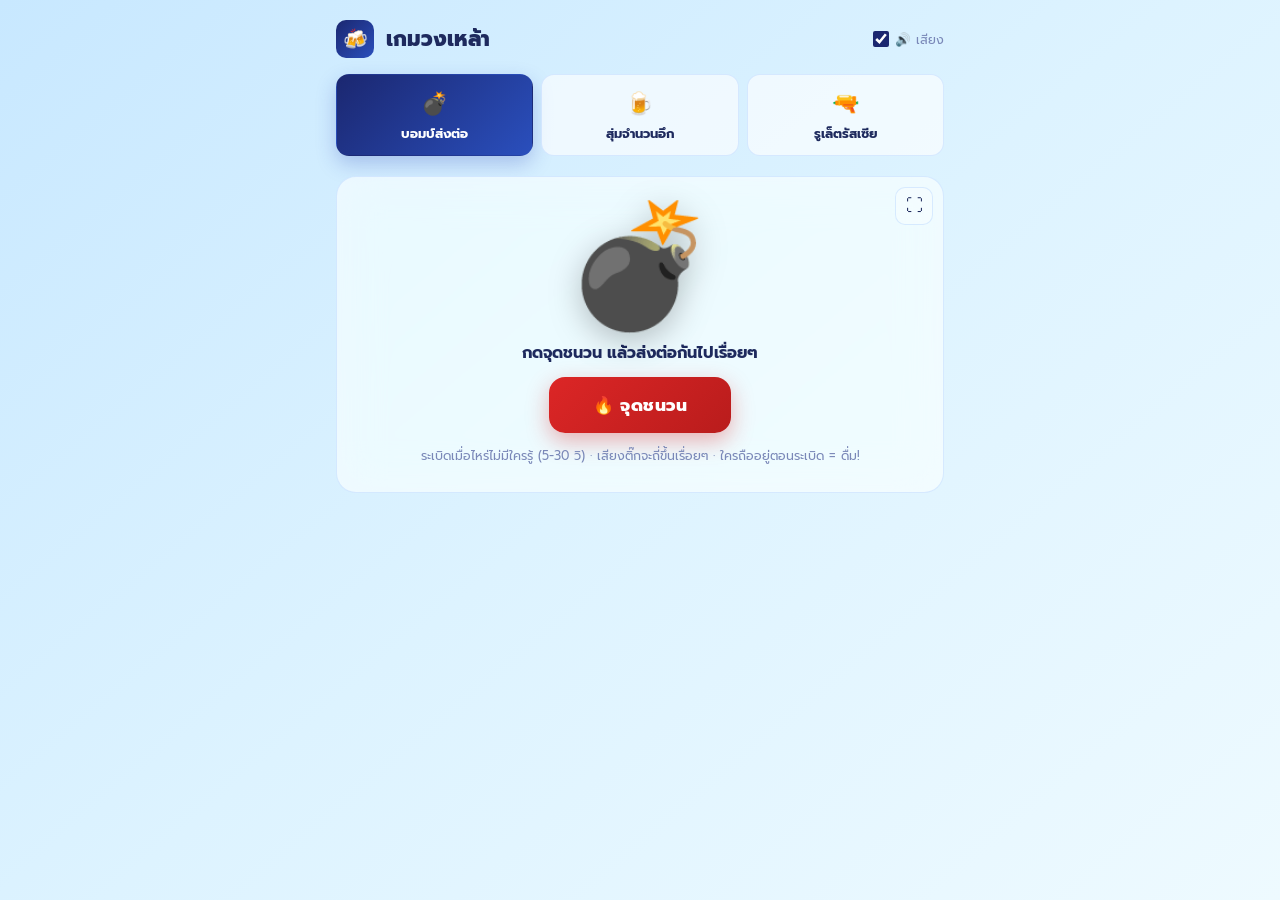
<file: games/index.html>
<!DOCTYPE html>
<html lang="th">
<head>
<meta charset="UTF-8">
<meta name="viewport" content="width=device-width, initial-scale=1.0, viewport-fit=cover">
<title>เกมวงเหล้า — TARARIN 999</title>
<link rel="icon" type="image/png" href="../TRR999logo.png">
<link href="https://fonts.googleapis.com/css2?family=Prompt:wght@300;400;500;600;700;800&display=swap" rel="stylesheet">
<script>if(localStorage.getItem('trr_dark_mode')==='1')document.documentElement.classList.add('dark');var _a=localStorage.getItem('trr_accent');if(_a&&_a!=='ocean')document.documentElement.setAttribute('data-accent',_a);</script>
<script>if(window.self!==window.top)document.documentElement.classList.add('in-iframe');</script>
<link rel="stylesheet" href="../glass.css?v=1">
<link rel="stylesheet" href="../ui-fx.css?v=1">
<script src="../ui-fx.js?v=1"></script>
<style>
*{box-sizing:border-box;margin:0;padding:0;}
body{font-family:'Prompt','Leelawadee UI',Tahoma,sans-serif;font-size:14px;color:var(--text);min-height:100vh;-webkit-text-size-adjust:100%;animation:pgFade .22s ease;background:linear-gradient(140deg,var(--bg-from) 0%,var(--bg-mid) 50%,var(--bg-to) 100%);background-attachment:fixed;overflow-x:hidden;}
.wrap{max-width:640px;margin:0 auto;padding:20px 16px 60px;}
.head{display:flex;align-items:center;gap:12px;margin-bottom:16px;flex-wrap:wrap;}
.head .ico{width:38px;height:38px;border-radius:10px;background:linear-gradient(135deg,var(--primary),var(--primary2));display:flex;align-items:center;justify-content:center;color:#fff;font-size:20px;}
.head h1{font-size:21px;font-weight:800;}
.head .snd{margin-left:auto;display:flex;align-items:center;gap:6px;font-size:12.5px;color:var(--muted);cursor:pointer;user-select:none;}
.head .snd input{width:16px;height:16px;accent-color:var(--primary);}
/* game tabs */
.tabs{display:flex;gap:8px;margin-bottom:20px;}
.tab{flex:1;padding:12px 6px;border-radius:13px;border:1px solid var(--glass-border-sm);background:var(--glass-bg-card);color:var(--text);cursor:pointer;font-family:inherit;font-size:13px;font-weight:700;text-align:center;transition:.15s;display:flex;flex-direction:column;align-items:center;gap:4px;}
.tab .e{font-size:22px;}
.tab:hover{transform:translateY(-2px);}
.tab.active{background:linear-gradient(135deg,var(--primary),var(--primary2));color:#fff;border-color:transparent;box-shadow:0 8px 20px rgba(31,60,180,.25);}
.game{display:none;}
.game.active{display:block;animation:pgFade .25s ease;}
.stage{background:var(--glass-bg-card);border:1px solid var(--glass-border-sm);border-radius:20px;padding:30px 22px 26px;text-align:center;backdrop-filter:var(--blur);position:relative;overflow:hidden;}
.big-btn{font-family:inherit;font-size:17px;font-weight:800;padding:15px 44px;border-radius:16px;border:none;color:#fff;background:linear-gradient(135deg,var(--primary),var(--primary2));cursor:pointer;box-shadow:0 8px 22px rgba(31,60,180,.3);transition:transform .15s,box-shadow .15s;letter-spacing:.5px;margin-top:8px;}
.big-btn:hover:not(:disabled){transform:translateY(-2px);}
.big-btn:active:not(:disabled){transform:translateY(1px);}
.big-btn:disabled{opacity:.5;cursor:default;}
.big-btn.danger{background:linear-gradient(135deg,#dc2626,#b91c1c);box-shadow:0 8px 22px rgba(220,38,38,.35);}
.hint{font-size:12.5px;color:var(--muted);margin-top:14px;line-height:1.5;}
.opts{display:flex;gap:10px;justify-content:center;flex-wrap:wrap;margin-top:16px;}
.opts label{font-size:12px;color:var(--text2,var(--muted));display:flex;align-items:center;gap:6px;}
.opts select{padding:7px 10px;border-radius:9px;border:1px solid var(--input-border);background:var(--input-bg);color:var(--text);font-family:inherit;font-size:13px;}

/* Bomb */
.bomb{font-size:120px;line-height:1;display:inline-block;transition:transform .1s;filter:drop-shadow(0 8px 16px rgba(0,0,0,.25));}
.bomb.ticking{animation:bombPulse .4s infinite;}
@keyframes bombPulse{50%{transform:scale(1.08) rotate(-3deg);}}
.bomb.fast{animation-duration:.15s;}
.bomb-status{font-size:16px;font-weight:700;margin:14px 0 4px;min-height:24px;}

/* Gulps */
.gulp-display{font-size:96px;font-weight:800;line-height:1.05;color:var(--primary);min-height:110px;display:flex;align-items:center;justify-content:center;flex-direction:column;}
.gulp-display .unit{font-size:20px;color:var(--muted);font-weight:600;}
.gulp-display.special{font-size:40px;}

/* Roulette */
.cyl{position:relative;width:200px;height:200px;margin:6px auto 4px;}
.cyl .chamber{position:absolute;width:34px;height:34px;border-radius:50%;background:var(--glass-bg-subtle);border:2px solid var(--glass-border-sm);transform:translate(-50%,-50%);transition:background .15s,border-color .15s;}
.cyl .chamber.hot{background:#dc2626;border-color:#fca5a5;}
.cyl .chamber.cur{box-shadow:0 0 0 4px var(--accent);}
.cyl .barrel{position:absolute;top:50%;left:50%;width:56px;height:56px;border-radius:50%;transform:translate(-50%,-50%);background:linear-gradient(135deg,var(--primary),var(--primary2));display:flex;align-items:center;justify-content:center;font-size:24px;color:#fff;}
.roul-status{font-size:17px;font-weight:700;margin:12px 0 2px;min-height:24px;}
.streak{font-size:12.5px;color:var(--muted);}

/* result flash overlay */
#flash{position:fixed;inset:0;background:#dc2626;opacity:0;pointer-events:none;z-index:500;transition:opacity .08s;}
#flash.on{opacity:.55;}
.shake{animation:shk .5s cubic-bezier(.36,.07,.19,.97);}
@keyframes shk{10%,90%{transform:translateX(-3px)}20%,80%{transform:translateX(6px)}30%,50%,70%{transform:translateX(-11px)}40%,60%{transform:translateX(11px)}}

/* Roulette fullscreen — real revolver */
#roul-fs{display:none;position:fixed;inset:0;z-index:600;background:radial-gradient(circle at 50% 28%,#1c2432,#080b10);flex-direction:column;align-items:center;justify-content:center;gap:12px;padding:20px;}
#roul-fs.show{display:flex;}
.fs-close{position:absolute;top:16px;right:18px;width:42px;height:42px;border-radius:50%;border:none;background:rgba(255,255,255,.12);color:#fff;font-size:18px;cursor:pointer;}
.fs-close:hover{background:rgba(255,255,255,.22);}
.fs-title{color:#e5e7eb;font-size:18px;font-weight:800;letter-spacing:1.5px;}
.fs-gunwrap{position:relative;width:min(90vw,540px);}
#fs-gun{width:100%;height:auto;filter:drop-shadow(0 22px 40px rgba(0,0,0,.6));}
#fs-cyl{transform-box:fill-box;transform-origin:center;}
.fs-gunwrap.recoil{animation:recoil .28s ease;}
@keyframes recoil{30%{transform:translateX(30px) rotate(2.5deg);}100%{transform:none;}}
.fs-status{color:#fff;font-size:18px;font-weight:700;min-height:26px;text-align:center;}
.fs-streak{color:#9ca3af;font-size:13px;min-height:18px;}
.fs-trigger{font-family:inherit;font-size:19px;font-weight:800;padding:15px 50px;border-radius:16px;border:none;color:#fff;background:linear-gradient(135deg,#dc2626,#991b1b);cursor:pointer;box-shadow:0 8px 26px rgba(220,38,38,.4);letter-spacing:1px;}
.fs-trigger:active:not(:disabled){transform:translateY(2px);}
.fs-trigger:disabled{opacity:.5;cursor:default;}
.fs-opts{display:flex;gap:14px;}
.fs-opts label{color:#cbd5e1;font-size:13px;display:flex;align-items:center;gap:6px;}
.fs-opts select{padding:7px 10px;border-radius:9px;border:1px solid #3a4048;background:#1a1f26;color:#fff;font-family:inherit;font-size:13px;}

/* Generic stage fullscreen (bomb + gulp) */
.stage-expand{position:absolute;top:10px;right:10px;z-index:2;width:38px;height:38px;border-radius:10px;border:1px solid var(--glass-border-sm);background:var(--glass-bg-subtle);color:var(--text);font-size:17px;cursor:pointer;display:flex;align-items:center;justify-content:center;transition:.15s;}
.stage-expand:hover{background:var(--sb-item-hover);}
body.stage-open{overflow:hidden;}
.stage.fs{position:fixed;top:0;left:0;width:100vw;height:100dvh;z-index:9000;border-radius:0;border:none;display:flex;flex-direction:column;align-items:center;justify-content:center;gap:clamp(10px,2.5vh,20px);padding:max(24px,4vh) 20px;overflow:auto;background:linear-gradient(140deg,var(--bg-from),var(--bg-mid) 55%,var(--bg-to));}
.stage.fs .stage-expand{position:fixed;top:16px;right:18px;width:46px;height:46px;font-size:20px;z-index:9001;}
.stage.fs .bomb{font-size:min(60vw,40vh,300px);}
.stage.fs .gulp-display{font-size:min(52vw,38vh,240px);min-height:auto;}
.stage.fs .gulp-display.special{font-size:min(9vh,15vw,72px);}
.stage.fs .big-btn{font-size:clamp(18px,4.6vw,24px);padding:clamp(15px,2.4vh,20px) clamp(40px,10vw,64px);}
.stage.fs .bomb-status,.stage.fs .roul-status{font-size:clamp(17px,4.4vw,24px);}
.stage.fs .hint{max-width:540px;font-size:14px;}

/* Responsive: iPad + phone */
@media(max-width:560px){
  .wrap{padding:14px 11px 44px;}
  .head h1{font-size:19px;}
  .tabs{gap:6px;}
  .tab{padding:10px 4px;font-size:11.5px;border-radius:11px;}
  .tab .e{font-size:19px;}
  .stage{padding:22px 14px 20px;}
  .bomb{font-size:96px;}
  .gulp-display{font-size:74px;min-height:88px;}
  .big-btn{font-size:15px;padding:13px 30px;}
  .opts{gap:8px;}
}

/* Roulette 3-scene fullscreen */
#roul-fs{overflow:auto;gap:clamp(10px,2.2vh,18px);}
#roul-fs .r-setup,#roul-fs .r-gun,#roul-fs .r-spinctl,#roul-fs .r-playctl{display:none;flex-direction:column;align-items:center;gap:clamp(10px,2vh,16px);width:100%;}
#roul-fs[data-phase="setup"] .r-setup{display:flex;}
#roul-fs[data-phase="spin"] .r-gun,#roul-fs[data-phase="spin"] .r-spinctl{display:flex;}
#roul-fs[data-phase="play"] .r-gun,#roul-fs[data-phase="play"] .r-playctl{display:flex;}
/* keep the gun capped (it also carries .r-gun, whose width:100% would blow it up full-screen) */
#roul-fs .r-gun{width:min(90vw,520px,60vh)!important;}
.rs-label{color:#cbd5e1;font-size:14px;font-weight:600;margin-bottom:2px;}
.rchips{display:flex;flex-wrap:wrap;gap:8px;justify-content:center;max-width:340px;}
.rchip{font-family:inherit;font-size:16px;font-weight:800;min-width:52px;padding:11px 8px;border-radius:12px;border:1.5px solid #3a4048;background:#1a1f26;color:#e5e7eb;cursor:pointer;transition:.12s;}
.rchip:hover{border-color:#6b7280;}
.rchip.active{background:linear-gradient(135deg,#dc2626,#991b1b);border-color:#fca5a5;color:#fff;box-shadow:0 6px 18px rgba(220,38,38,.4);}
.fs-spin{font-family:inherit;font-size:18px;font-weight:800;padding:14px 44px;border-radius:16px;border:none;color:#fff;background:linear-gradient(135deg,#2563eb,#1e40af);cursor:pointer;box-shadow:0 8px 24px rgba(37,99,235,.4);letter-spacing:.5px;}
.fs-spin:disabled{opacity:.5;cursor:default;}
.fs-start{font-family:inherit;font-size:18px;font-weight:800;padding:14px 46px;border-radius:16px;border:none;color:#fff;background:linear-gradient(135deg,#16a34a,#15803d);cursor:pointer;box-shadow:0 8px 24px rgba(22,163,74,.4);letter-spacing:.5px;}
.fs-start:disabled{opacity:.4;cursor:default;}
.fs-mini{font-family:inherit;font-size:13px;font-weight:600;padding:9px 20px;border-radius:11px;border:1px solid #3a4048;background:#1a1f26;color:#cbd5e1;cursor:pointer;}
.r-scene-tag{color:#64748b;font-size:12px;letter-spacing:2px;font-weight:700;text-transform:uppercase;}
.r-actions{display:flex;gap:12px;align-items:center;flex-wrap:wrap;justify-content:center;}
@media(max-width:560px){
  .fs-gunwrap{width:min(88vw,420px)!important;}
  .fs-title{font-size:16px;}
  .fs-spin,.fs-start,.fs-trigger{font-size:16px;padding:13px 34px;}
}
</style>
</head>
<body>
<div id="flash"></div>
<div class="wrap">
  <div class="head">
    <span class="ico">🍻</span>
    <h1>เกมวงเหล้า</h1>
    <label class="snd"><input type="checkbox" id="snd" checked> 🔊 เสียง</label>
  </div>

  <div class="tabs">
    <button class="tab active" data-g="bomb" onclick="showGame('bomb',this)"><span class="e">💣</span>บอมบ์ส่งต่อ</button>
    <button class="tab" data-g="gulp" onclick="showGame('gulp',this)"><span class="e">🍺</span>สุ่มจำนวนอึก</button>
    <button class="tab" data-g="roul" onclick="showGame('roul',this)"><span class="e">🔫</span>รูเล็ตรัสเซีย</button>
  </div>

  <!-- BOMB -->
  <div class="game active" id="game-bomb">
    <div class="stage" id="bomb-stage">
      <button class="stage-expand" onclick="stageFull('bomb-stage',this)" title="ขยายเต็มจอ">⛶</button>
      <div class="bomb" id="bomb">💣</div>
      <div class="bomb-status" id="bomb-status">กดจุดชนวน แล้วส่งต่อกันไปเรื่อยๆ</div>
      <button class="big-btn danger" id="bomb-btn" onclick="bombArm()">🔥 จุดชนวน</button>
      <div class="hint">ระเบิดเมื่อไหร่ไม่มีใครรู้ (5-30 วิ) · เสียงติ๊กจะถี่ขึ้นเรื่อยๆ · ใครถืออยู่ตอนระเบิด = ดื่ม!</div>
    </div>
  </div>

  <!-- GULPS -->
  <div class="game" id="game-gulp">
    <div class="stage" id="gulp-stage">
      <button class="stage-expand" onclick="stageFull('gulp-stage',this)" title="ขยายเต็มจอ">⛶</button>
      <div class="gulp-display" id="gulp-display">🍺</div>
      <button class="big-btn" id="gulp-btn" onclick="gulpRoll()">🎲 สุ่มจำนวนอึก</button>
      <div class="hint">สุ่มว่าต้องดื่มกี่อึก · มีช่องพิเศษ: ปลอดภัย / ทุกคนดื่ม / ดื่มรัว / ส่งต่อ</div>
    </div>
  </div>

  <!-- ROULETTE -->
  <div class="game" id="game-roul">
    <div class="stage" id="roul-stage">
      <div style="font-size:64px;line-height:1;filter:drop-shadow(0 6px 14px rgba(0,0,0,.3));">🔫</div>
      <div class="roul-status" style="margin-top:6px;">รูเล็ตรัสเซีย</div>
      <div class="hint" style="margin:10px auto 20px;max-width:360px;line-height:1.6;">เล่นแบบปืนจริง 3 ฉาก:<br><b>1.</b> เลือกขนาดแม็ก + จำนวนกระสุน · <b>2.</b> หมุนแม็ก · <b>3.</b> ลั่นไกทีละคน<br>แม็ก<b>รันไปเรื่อยๆ ไม่สับใหม่</b> · โดนกระสุน = ดื่มรัว 🔥</div>
      <button class="big-btn danger" onclick="rOpen()">🔫 เริ่มเล่น (เต็มจอ)</button>
    </div>
  </div>
</div>

<!-- ── Roulette fullscreen (real revolver) ── -->
<div id="roul-fs" data-phase="setup">
  <button class="fs-close" onclick="rClose()" aria-label="ปิด">✕</button>
  <div class="fs-title">รูเล็ตรัสเซีย</div>

  <!-- SCENE 1: setup -->
  <div class="r-setup">
    <div class="r-scene-tag">ฉาก 1 · ตั้งค่า</div>
    <div class="rs-label">🔩 ขนาดแม็ก (จำนวนช่อง)</div>
    <div class="rchips" id="r-chambers"></div>
    <div class="rs-label">🔴 จำนวนกระสุน</div>
    <div class="rchips" id="r-bullets"></div>
    <button class="fs-start" onclick="rGoSpin()" style="margin-top:6px;">ถัดไป: หมุนแม็ก ▶</button>
  </div>

  <!-- SCENE 2+3 share the gun -->
  <div class="fs-gunwrap r-gun" id="fs-gunwrap">
    <svg id="fs-gun" viewBox="0 0 470 300" xmlns="http://www.w3.org/2000/svg">
      <defs>
        <linearGradient id="barrelG" x1="0" y1="0" x2="0" y2="1"><stop offset="0" stop-color="#b4bcc6"/><stop offset="0.13" stop-color="#7c8590"/><stop offset="0.42" stop-color="#454c56"/><stop offset="0.55" stop-color="#333941"/><stop offset="0.8" stop-color="#1c2027"/><stop offset="1" stop-color="#0c0f14"/></linearGradient>
        <linearGradient id="ribG" x1="0" y1="0" x2="0" y2="1"><stop offset="0" stop-color="#c7ced7"/><stop offset="0.5" stop-color="#6a717b"/><stop offset="1" stop-color="#23282f"/></linearGradient>
        <linearGradient id="frameG" x1="0" y1="0" x2="0" y2="1"><stop offset="0" stop-color="#969ea8"/><stop offset="0.42" stop-color="#474e58"/><stop offset="0.55" stop-color="#353b43"/><stop offset="1" stop-color="#10141a"/></linearGradient>
        <radialGradient id="cylg" cx="0.38" cy="0.3" r="0.85"><stop offset="0" stop-color="#a4acb6"/><stop offset="0.42" stop-color="#5a616b"/><stop offset="0.74" stop-color="#2f353d"/><stop offset="1" stop-color="#0f1319"/></radialGradient>
        <radialGradient id="faceG" cx="0.4" cy="0.34" r="0.8"><stop offset="0" stop-color="#3a414b"/><stop offset="0.6" stop-color="#222831"/><stop offset="1" stop-color="#0c0f14"/></radialGradient>
        <radialGradient id="pinG" cx="0.4" cy="0.32" r="0.75"><stop offset="0" stop-color="#c2c9d2"/><stop offset="0.5" stop-color="#6a7078"/><stop offset="1" stop-color="#161a20"/></radialGradient>
        <linearGradient id="wood" x1="0.1" y1="0" x2="0.85" y2="1"><stop offset="0" stop-color="#8a5a34"/><stop offset="0.4" stop-color="#6a4123"/><stop offset="0.75" stop-color="#4a2c16"/><stop offset="1" stop-color="#2e1a0d"/></linearGradient>
        <radialGradient id="flashg" cx="0.5" cy="0.5" r="0.5"><stop offset="0" stop-color="#fff8d0"/><stop offset="0.4" stop-color="#ffd23f"/><stop offset="0.8" stop-color="#ff7a00"/><stop offset="1" stop-color="#ff7a00" stop-opacity="0"/></radialGradient>
      </defs>

      <!-- muzzle flash (hidden) -->
      <g id="fs-flash" opacity="0"><path d="M432 146 L470 118 L450 145 L478 132 L454 148 L478 162 L450 149 L470 176 Z" fill="url(#flashg)"/><circle cx="438" cy="147" r="24" fill="url(#flashg)"/></g>

      <!-- hammer (spur, top-rear) -->
      <path id="fs-hammer" d="M70 118 C 58 110 54 96 62 90 C 70 85 82 90 86 100 L 92 118 C 88 124 76 125 70 118 Z" fill="url(#frameG)" stroke="#0c0f14" stroke-width="1.5"/>
      <path d="M63 96 l14 -6 M64 101 l15 -6 M66 106 l14 -6" stroke="#0c0f14" stroke-width="1.4" opacity="0.7"/>

      <!-- frame: recoil shield / standing breech (behind cylinder) -->
      <path d="M126 108 C 92 108 68 128 68 156 C 68 184 92 204 126 204 Z" fill="url(#frameG)" stroke="#0b0e13" stroke-width="2"/>
      <!-- top strap connecting cylinder top to barrel -->
      <path d="M120 116 L 186 120 L 186 134 L 150 138 C 138 130 130 126 120 128 Z" fill="url(#frameG)"/>

      <!-- barrel assembly -->
      <rect x="150" y="121" width="272" height="12" rx="3" fill="url(#ribG)"/>
      <rect x="168" y="123" width="4" height="8" fill="#0c0f14" opacity="0.5"/><rect x="196" y="123" width="4" height="8" fill="#0c0f14" opacity="0.5"/><rect x="224" y="123" width="4" height="8" fill="#0c0f14" opacity="0.5"/><rect x="252" y="123" width="4" height="8" fill="#0c0f14" opacity="0.5"/><rect x="280" y="123" width="4" height="8" fill="#0c0f14" opacity="0.5"/><rect x="308" y="123" width="4" height="8" fill="#0c0f14" opacity="0.5"/><rect x="336" y="123" width="4" height="8" fill="#0c0f14" opacity="0.5"/><rect x="364" y="123" width="4" height="8" fill="#0c0f14" opacity="0.5"/>
      <rect x="150" y="132" width="278" height="29" rx="6" fill="url(#barrelG)"/>
      <rect x="156" y="135" width="266" height="4" rx="2" fill="#c7ced7" opacity="0.45"/>
      <rect x="150" y="159" width="266" height="23" rx="9" fill="url(#barrelG)"/>
      <rect x="150" y="166" width="258" height="7" rx="3" fill="#1c2229"/>
      <circle cx="406" cy="169" r="6" fill="url(#pinG)"/>
      <!-- muzzle face + bore -->
      <ellipse cx="427" cy="146" rx="7" ry="15" fill="#0b0e13"/>
      <circle cx="427" cy="146" r="5.5" fill="#05070a" stroke="#3a4048" stroke-width="1.2"/>
      <!-- front sight -->
      <path d="M404 106 L416 106 L416 121 L404 121 Z" fill="url(#frameG)" stroke="#0c0f14" stroke-width="1"/>

      <!-- grip (wood) -->
      <path d="M100 184 C 92 216 80 252 58 286 Q 53 294 63 295 L 106 298 Q 116 296 118 285 C 126 250 132 214 132 190 Z" fill="url(#wood)" stroke="#231107" stroke-width="2.5"/>
      <path d="M106 198 C 98 228 88 256 72 284 M118 202 C 112 230 104 256 92 284 M98 202 C 92 226 84 250 70 280" stroke="#2e190c" stroke-width="1.6" opacity="0.5" fill="none"/>
      <!-- grip cap highlight -->
      <path d="M100 184 C 92 216 80 252 58 286" stroke="#a06c3e" stroke-width="2" opacity="0.5" fill="none"/>

      <!-- trigger guard + trigger -->
      <path d="M120 182 C 116 214 138 232 162 227 C 182 223 184 203 178 187" fill="none" stroke="url(#frameG)" stroke-width="9" stroke-linecap="round"/>
      <path d="M141 194 C 138 206 142 217 149 219 C 152 212 152 202 149 193 Z" fill="#20262d" stroke="#0c0f14" stroke-width="1"/>

      <!-- cylinder (rotates) -->
      <g id="fs-cyl">
        <circle cx="120" cy="155" r="56" fill="url(#cylg)" stroke="#0a0d11" stroke-width="3"/>
        <circle cx="120" cy="155" r="53" fill="none" stroke="#c2c9d2" stroke-width="1.4" opacity="0.28"/>
        <circle cx="120" cy="155" r="47" fill="url(#faceG)" stroke="#0b0e13" stroke-width="2"/>
        <g id="fs-holes"></g>
        <circle cx="120" cy="155" r="11" fill="url(#pinG)" stroke="#0b0e13" stroke-width="1.5"/>
        <path d="M120 147 l2.2 3.6 4.2 .7 -3 3 .8 4.2 -3.8 -2 -3.8 2 .8 -4.2 -3 -3 4.2 -.7 Z" fill="#0c1015" opacity="0.8"/>
      </g>

      <!-- firing-position marker (static) -->
      <path d="M120 84 l12 19 h-24 z" fill="#ef4444" stroke="#fff" stroke-width="1.5"/>
    </svg>
  </div>

  <!-- SCENE 2: spin -->
  <div class="r-spinctl">
    <div class="r-scene-tag">ฉาก 2 · หมุนแม็ก</div>
    <div class="fs-status" id="r-spin-status">กดหมุนแม็ก (หมุนกี่รอบก็ได้)</div>
    <div class="r-actions">
      <button class="fs-spin" onclick="rSpin()">🔄 หมุนแม็ก</button>
      <button class="fs-start" id="r-startbtn" onclick="rStart()" disabled>▶ เริ่มเล่น</button>
    </div>
    <button class="fs-mini" onclick="rReset()">↺ เปลี่ยนขนาด/กระสุน</button>
  </div>

  <!-- SCENE 3: play -->
  <div class="r-playctl">
    <div class="r-scene-tag">ฉาก 3 · ลั่นไก</div>
    <div class="fs-status" id="fs-status">ส่งปืนต่อกัน · ลั่นไกทีละคน</div>
    <div class="fs-streak" id="fs-streak"></div>
    <button class="fs-trigger" id="fs-trigger" onclick="rPull()">🔫 ลั่นไก</button>
    <button class="fs-mini" onclick="rReset()">↺ ตั้งใหม่</button>
  </div>
</div>

<script>
// ── Sound (WebAudio) ──
var _ac=null;
function ac(){if(!_ac){try{_ac=new (window.AudioContext||window.webkitAudioContext)();}catch(e){}}if(_ac&&_ac.state==='suspended')_ac.resume();return _ac;}
function sndOn(){var e=document.getElementById('snd');return !e||e.checked;}
function beep(f,d,t,v){var a=_ac;if(!a||!sndOn())return;try{var o=a.createOscillator(),g=a.createGain();o.type=t||'square';o.frequency.value=f;var tt=a.currentTime;g.gain.setValueAtTime(v||0.06,tt);g.gain.exponentialRampToValueAtTime(0.0001,tt+(d||0.05));o.connect(g);g.connect(a.destination);o.start(tt);o.stop(tt+(d||0.05));}catch(e){}}
function noise(d,v){var a=_ac;if(!a||!sndOn())return;try{var n=Math.floor(a.sampleRate*(d||0.3)),buf=a.createBuffer(1,n,a.sampleRate),c=buf.getChannelData(0);for(var i=0;i<n;i++)c[i]=(Math.random()*2-1)*Math.pow(1-i/n,2);var s=a.createBufferSource();s.buffer=buf;var g=a.createGain();g.gain.value=v||0.4;s.connect(g);g.connect(a.destination);s.start();}catch(e){}}
function boom(){noise(0.55,0.7);beep(64,0.55,'sawtooth',0.18);}
function tada(){[0,4,7,12,16].forEach(function(st,i){setTimeout(function(){beep(392*Math.pow(2,st/12),0.2,'triangle',0.08);},i*90);});}
// ── Generic stage fullscreen (bomb + gulp) ──
// Move the stage to <body> so position:fixed always covers the true viewport,
// regardless of any ancestor that creates a containing block (portal iframe, transforms).
var _stageHome={};
function fsEl(){return document.fullscreenElement||document.webkitFullscreenElement;}
function nativeFS(on){try{if(on){var el=document.documentElement,rq=el.requestFullscreen||el.webkitRequestFullscreen;if(rq&&!fsEl())rq.call(el).catch(function(){});}else{var ex=document.exitFullscreen||document.webkitExitFullscreen;if(ex&&fsEl())ex.call(document).catch(function(){});}}catch(e){}}
function stageFull(id,btn){
  var el=document.getElementById(id);var on=!el.classList.contains('fs');
  if(on){
    _stageHome[id]={parent:el.parentNode,next:el.nextSibling};
    document.body.appendChild(el);
    el.classList.add('fs');document.body.classList.add('stage-open');
  }else{
    el.classList.remove('fs');document.body.classList.remove('stage-open');
    var h=_stageHome[id];if(h&&h.parent){h.parent.insertBefore(el,h.next);}
  }
  nativeFS(on);
  var b=btn||el.querySelector('.stage-expand');
  if(b){b.textContent=on?'✕':'⛶';b.title=on?'ออกจากเต็มจอ (Esc)':'ขยายเต็มจอ';}
}
document.addEventListener('keydown',function(e){if(e.key!=='Escape')return;var f=document.querySelector('.stage.fs');if(f)stageFull(f.id);});
// if the user leaves browser fullscreen (Esc/gesture), fold any open game fullscreen back
document.addEventListener('fullscreenchange',function(){
  if(fsEl())return;
  var f=document.querySelector('.stage.fs'); if(f)stageFull(f.id);
  var rf=document.getElementById('roul-fs'); if(rf&&rf.classList.contains('show'))rf.classList.remove('show');
});
function hap(p){if(window.TRRfx)TRRfx.haptic(p);}
function flash(){var f=document.getElementById('flash');f.classList.add('on');setTimeout(function(){f.classList.remove('on');},130);}
function shake(el){el.classList.remove('shake');void el.offsetWidth;el.classList.add('shake');}

// ── Tabs ──
function showGame(g,btn){
  document.querySelectorAll('.game').forEach(function(x){x.classList.remove('active');});
  document.getElementById('game-'+g).classList.add('active');
  document.querySelectorAll('.tab').forEach(function(t){t.classList.remove('active');});
  if(btn)btn.classList.add('active');
  try{localStorage.setItem('games_last',g);}catch(e){}
}

// ══ 1) BOMB ══════════════════════════════════════════════
var bombRunning=false,bombTimer=null,bombTickT=null;
function bombArm(){
  if(bombRunning)return; ac();
  bombRunning=true;
  var btn=document.getElementById('bomb-btn'), bomb=document.getElementById('bomb'), st=document.getElementById('bomb-status');
  btn.disabled=true; btn.textContent='⏳ กำลังจับเวลา...';
  st.textContent='ส่งต่อเร็ว! 💨';
  bomb.classList.add('ticking');
  var dur=5000+Math.random()*25000;      // 5–30s, hidden
  var start=Date.now();
  function tick(){
    var el=Date.now()-start, p=el/dur;
    if(p>=1){explode();return;}
    beep(600+p*900,0.03,'square',0.05); hap(3);
    if(p>0.75)bomb.classList.add('fast');
    var iv=Math.max(70, 480*(1-p)+70);   // faster as it nears the end
    bombTickT=setTimeout(tick,iv);
  }
  bombTickT=setTimeout(tick,400);
}
function explode(){
  var btn=document.getElementById('bomb-btn'), bomb=document.getElementById('bomb'), st=document.getElementById('bomb-status');
  bomb.classList.remove('ticking','fast'); bomb.textContent='💥';
  st.textContent='💥 ระเบิด! คนถืออยู่ดื่มเลย!';
  boom(); hap([60,40,120]); flash(); shake(document.getElementById('bomb-stage'));
  if(window.TRRfx)TRRfx.confetti({count:90,colors:['#dc2626','#f97316','#fbbf24']});
  setTimeout(function(){
    bomb.textContent='💣'; bombRunning=false; btn.disabled=false; btn.textContent='🔥 จุดชนวนอีกรอบ';
    st.textContent='กดจุดชนวน แล้วส่งต่อกันไปเรื่อยๆ';
  },2600);
}

// ══ 2) GULPS ═════════════════════════════════════════════
var GULP=[
  {t:'1',u:'อึก',w:14},{t:'2',u:'อึก',w:16},{t:'3',u:'อึก',w:14},{t:'4',u:'อึก',w:10},
  {t:'5',u:'อึก',w:7},{t:'6',u:'อึก',w:4},
  {t:'😎 ปลอดภัย',u:'',w:9,sp:1},{t:'🍻 ทุกคนดื่ม!',u:'',w:6,sp:1},
  {t:'🔥 ดื่มรัว',u:'',w:5,sp:1},{t:'👉 ส่งให้คนข้างๆ',u:'',w:6,sp:1},{t:'🤝 จับคู่ดื่ม',u:'',w:5,sp:1}
];
var gulpRunning=false;
function gulpPick(){var tot=0,i;for(i=0;i<GULP.length;i++)tot+=GULP[i].w;var r=Math.random()*tot,a=0;for(i=0;i<GULP.length;i++){a+=GULP[i].w;if(r<a)return GULP[i];}return GULP[0];}
function gulpRoll(){
  if(gulpRunning)return; ac(); gulpRunning=true;
  var btn=document.getElementById('gulp-btn'), disp=document.getElementById('gulp-display');
  btn.disabled=true;
  var final=gulpPick(), t0=Date.now(), dur=1600+Math.random()*700;
  function render(o,big){disp.classList.toggle('special',!!o.sp&&!big);disp.innerHTML=o.sp?o.t:(o.t+'<span class="unit">'+o.u+'</span>');}
  function step(){
    var p=(Date.now()-t0)/dur;
    if(p>=1){
      render(final); disp.classList.toggle('special',!!final.sp);
      beep(880,0.15,'triangle',0.09); hap([20,40,20]);
      if(final.sp){tada();if(window.TRRfx)TRRfx.confetti({count:90});}
      gulpRunning=false; btn.disabled=false; return;
    }
    render(gulpPick(),true); beep(500+Math.random()*400,0.02,'square',0.04);
    setTimeout(step, 60+p*p*260);   // slow down (slot-machine)
  }
  step();
}

// ══ 3) ROULETTE ══════════════════════════════════════════
var SVGNS='http://www.w3.org/2000/svg';
// Persistent-cylinder roulette. Bullets placed once; each pull advances ONE chamber
// (no reshuffle). 3 scenes: setup -> spin -> play.
var R={n:6,bullets:1,layout:[],pos:-1,rot:0,busy:false,streak:0,phase:'setup'};
var R_CHAMBERS=[4,6,8,10,12,16,20], R_BULLETS=[1,2,3];
function rChips(){
  var c=document.getElementById('r-chambers');c.innerHTML='';
  R_CHAMBERS.forEach(function(v){var b=document.createElement('button');b.className='rchip'+(v===R.n?' active':'');b.textContent=v;b.onclick=function(){ac();R.n=v;if(R.bullets>v-1)R.bullets=v-1;rChips();};c.appendChild(b);});
  var d=document.getElementById('r-bullets');d.innerHTML='';
  R_BULLETS.forEach(function(v){var dis=v>R.n-1;var b=document.createElement('button');b.className='rchip'+(v===R.bullets?' active':'');b.textContent=v;if(dis){b.style.opacity=.3;b.style.pointerEvents='none';}b.onclick=function(){ac();R.bullets=v;rChips();};d.appendChild(b);});
}
function rSetPhase(p){R.phase=p;document.getElementById('roul-fs').setAttribute('data-phase',p);}
function rOpen(){ac();R.streak=0;rChips();rSetPhase('setup');document.getElementById('roul-fs').classList.add('show');nativeFS(true);}
function rClose(){document.getElementById('roul-fs').classList.remove('show');nativeFS(false);}
function rReset(){if(R.busy)return;R.streak=0;rChips();rSetPhase('setup');}
function rBuildHoles(){
  var n=R.n, g=document.getElementById('fs-holes'); g.innerHTML='';
  var cx=120,cy=155, r=(n<=6?36:n<=10?39:41), hr=(n<=6?12:n<=10?9:n<=16?6.5:5);
  for(var i=0;i<n;i++){
    var ang=-Math.PI/2+i*2*Math.PI/n, x=cx+Math.cos(ang)*r, y=cy+Math.sin(ang)*r;
    var c=document.createElementNS(SVGNS,'circle');
    c.setAttribute('cx',x);c.setAttribute('cy',y);c.setAttribute('r',hr);
    c.setAttribute('fill','#0c0f13');c.setAttribute('stroke','#565e68');c.setAttribute('stroke-width','2');c.setAttribute('id','fsh'+i);
    g.appendChild(c);
  }
}
// go to spin scene — place bullets ONCE (fixed layout)
function rGoSpin(){
  ac(); R.bullets=Math.min(R.bullets,R.n-1);
  R.layout=[]; R.checked=[]; R.hit=[]; for(var i=0;i<R.n;i++){R.layout.push(false);R.checked.push(false);R.hit.push(false);}
  var placed=0; while(placed<R.bullets){var k=Math.floor(Math.random()*R.n);if(!R.layout[k]){R.layout[k]=true;placed++;}}
  R.pos=Math.floor(Math.random()*R.n); R.rot=0; R.busy=false;
  rBuildHoles();
  var cyl=document.getElementById('fs-cyl'); cyl.style.transition='none'; cyl.style.transform='rotate(0deg)';
  document.getElementById('r-startbtn').disabled=true;
  document.getElementById('r-spin-status').textContent='กดหมุนแม็ก (หมุนกี่รอบก็ได้)';
  rSetPhase('spin');
}
// spin the cylinder (repeatable) — randomizes starting position, keeps fixed bullet layout
function rSpin(){
  if(R.busy)return; ac(); R.busy=true;
  var n=R.n, stepDeg=360/n, cyl=document.getElementById('fs-cyl');
  var landPos=Math.floor(Math.random()*n), turns=3+Math.floor(Math.random()*3);
  // land so chamber landPos sits at top marker: rot ≡ -landPos*stepDeg (mod 360)
  var target=R.rot - turns*360;
  var want=(((-landPos*stepDeg)%360)+360)%360, cur=(((target%360)+360)%360);
  target -= ((cur-want+360)%360);
  var start=R.rot, t0=null, dur=1500+Math.random()*900, last=-1;
  cyl.style.transition='none';
  document.getElementById('r-spin-status').textContent='กำลังหมุน... 🌀';
  function step(ts){
    if(!t0)t0=ts; var p=Math.min((ts-t0)/dur,1), e=1-Math.pow(1-p,3);
    R.rot=start+(target-start)*e; cyl.style.transform='rotate('+R.rot+'deg)';
    var idx=Math.floor((((-R.rot/stepDeg)%n)+n)%n); if(idx!==last){last=idx;beep(300,0.03,'square',0.05);hap(4);}
    if(p<1)requestAnimationFrame(step);
    else{R.rot=target;R.pos=landPos;cyl.style.transform='rotate('+R.rot+'deg)';beep(180,0.12,'sine',0.07);hap(20);
      document.getElementById('r-spin-status').textContent='หมุนเสร็จ! กด "เริ่มเล่น" หรือหมุนอีกก็ได้';
      document.getElementById('r-startbtn').disabled=false; R.busy=false;}
  }
  requestAnimationFrame(step);
}
// remaining bullets / unchecked chambers / next-pull odds (based on what's been fired)
function rInfo(){
  var checked=0,i;for(i=0;i<R.n;i++)if(R.checked[i])checked++;
  var unchk=R.n-checked, left=R.layout.filter(Boolean).length;
  if(left<=0)return 'แม็กหมดแล้ว 🎯 ปลอดภัยทุกช่อง — กด "ตั้งใหม่"';
  var odds=unchk>0?Math.round(left/unchk*100):0;
  return 'เหลือกระสุน '+left+' · ช่องยังไม่ยิง '+unchk+'/'+R.n+' · โอกาสโดน '+odds+'%';
}
function rStart(){
  if(R.busy)return; ac();
  document.getElementById('fs-status').textContent='ส่งปืนต่อกัน · ลั่นไกทีละคน';
  document.getElementById('fs-streak').textContent=rInfo();
  document.getElementById('fs-trigger').disabled=false;
  rSetPhase('play');
}
// pull trigger — advance exactly ONE chamber, no reshuffle
function rPull(){
  if(R.busy)return; ac(); R.busy=true;
  var n=R.n, stepDeg=360/n, cyl=document.getElementById('fs-cyl');
  var btn=document.getElementById('fs-trigger'); btn.disabled=true;
  var newPos=(R.pos+1)%n, target=R.rot-stepDeg, start=R.rot, t0=null, dur=430;
  cyl.style.transition='none';
  beep(250,0.04,'square',0.06); hap(8);
  function step(ts){
    if(!t0)t0=ts; var p=Math.min((ts-t0)/dur,1), e=1-Math.pow(1-p,3);
    R.rot=start+(target-start)*e; cyl.style.transform='rotate('+R.rot+'deg)';
    if(p<1)requestAnimationFrame(step);
    else{R.rot=target;R.pos=newPos;cyl.style.transform='rotate('+R.rot+'deg)';setTimeout(function(){rResolve(newPos);},130);}
  }
  requestAnimationFrame(step);
}
function rResolve(pos){
  var st=document.getElementById('fs-status'), stk=document.getElementById('fs-streak'), btn=document.getElementById('fs-trigger');
  R.checked[pos]=true;
  var hole=document.getElementById('fsh'+pos);
  if(R.layout[pos]){
    // BANG — spend this chamber (won't fire again; no reshuffle) and mark it fired-hit (red)
    R.layout[pos]=false; R.hit[pos]=true;
    if(hole){hole.setAttribute('fill','#dc2626');hole.setAttribute('stroke','#fecaca');}
    st.textContent='💥 ปัง! โดนกระสุน — ดื่มรัวเลย 🔥';
    var fl=document.getElementById('fs-flash'), gw=document.getElementById('fs-gunwrap');
    fl.setAttribute('opacity','1'); gw.classList.remove('recoil');void gw.offsetWidth;gw.classList.add('recoil');
    boom(); hap([70,40,140]); flash();
    if(window.TRRfx)TRRfx.confetti({count:90,colors:['#dc2626','#f97316','#fbbf24']});
    setTimeout(function(){fl.setAttribute('opacity','0');},180);
    R.streak=0;
  }else{
    // safe — mark this chamber fired-empty (green ✓) unless it was a spent bullet hole (keep red)
    if(hole&&!R.hit[pos]){hole.setAttribute('fill','#0f2a1a');hole.setAttribute('stroke','#34d399');}
    st.textContent='😅 รอด! ส่งต่อคนถัดไป';
    beep(680,0.12,'triangle',0.08); beep(880,0.12,'triangle',0.07); hap(30);
    R.streak++;
  }
  stk.textContent=rInfo();
  btn.disabled=false; R.busy=false;
}

// init
(function(){
  try{var sd=localStorage.getItem('games_snd');if(sd!==null)document.getElementById('snd').checked=(sd==='1');}catch(e){}
  document.getElementById('snd').addEventListener('change',function(){try{localStorage.setItem('games_snd',this.checked?'1':'0');}catch(e){}});
  var last='bomb';try{last=localStorage.getItem('games_last')||'bomb';}catch(e){}
  var tb=document.querySelector('.tab[data-g="'+last+'"]'); if(tb&&last!=='bomb')showGame(last,tb);
})();
</script>
</body>
</html>
</file>
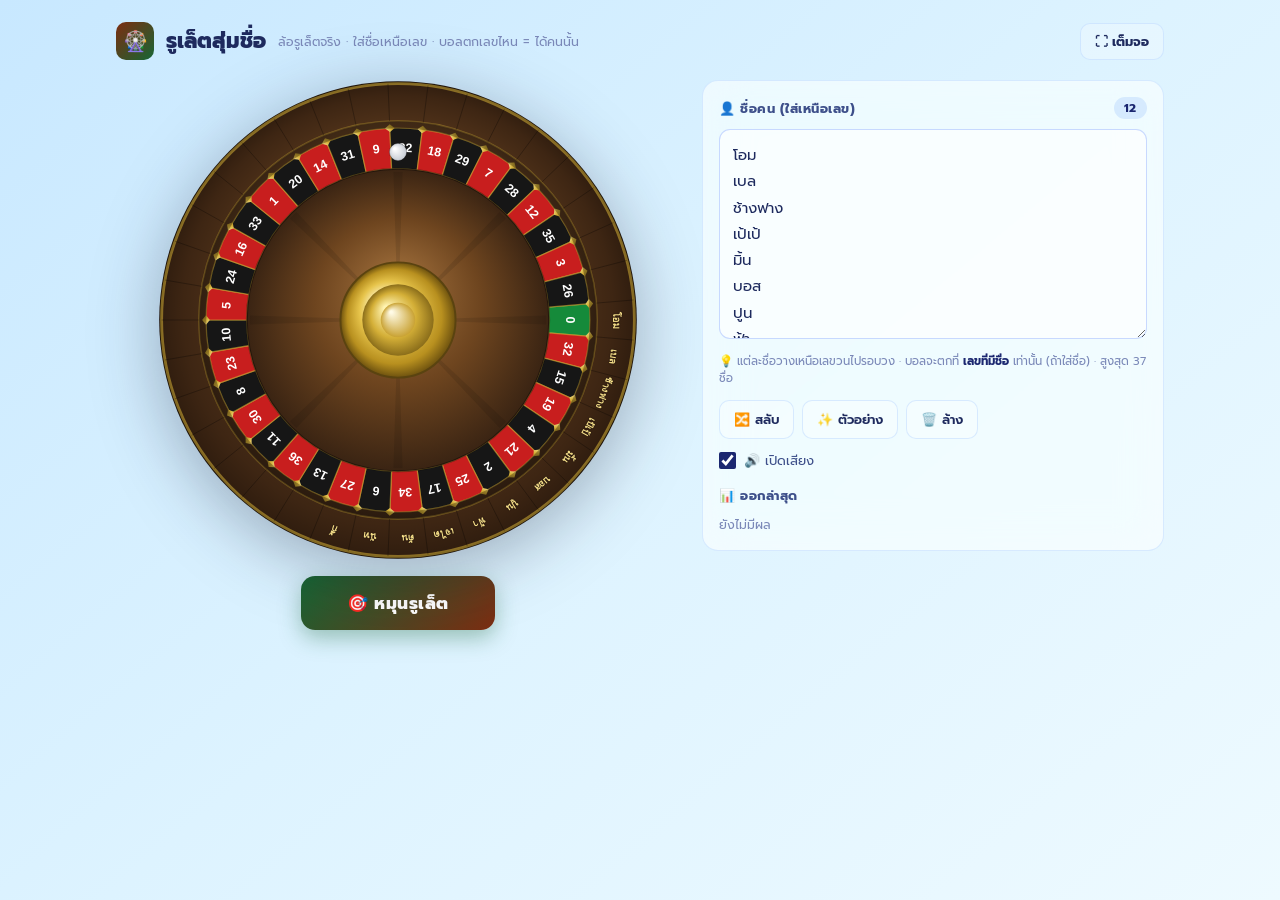
<file: roulette/index.html>
<!DOCTYPE html>
<html lang="th">
<head>
<meta charset="UTF-8">
<meta name="viewport" content="width=device-width, initial-scale=1.0, viewport-fit=cover">
<title>Roulette Wheel — TARARIN 999</title>
<link rel="icon" type="image/png" href="../TRR999logo.png">
<link href="https://fonts.googleapis.com/css2?family=Prompt:wght@300;400;500;600;700;800&display=swap" rel="stylesheet">
<script>if(localStorage.getItem('trr_dark_mode')==='1')document.documentElement.classList.add('dark');var _a=localStorage.getItem('trr_accent');if(_a&&_a!=='ocean')document.documentElement.setAttribute('data-accent',_a);</script>
<script>if(window.self!==window.top)document.documentElement.classList.add('in-iframe');</script>
<link rel="stylesheet" href="../glass.css?v=1">
<link rel="stylesheet" href="../ui-fx.css?v=1">
<script src="../ui-fx.js?v=1"></script>
<style>
*{box-sizing:border-box;margin:0;padding:0;}
body{font-family:'Prompt','Leelawadee UI',Tahoma,sans-serif;font-size:14px;color:var(--text);min-height:100vh;-webkit-text-size-adjust:100%;animation:pgFade .22s ease;background:linear-gradient(140deg,var(--bg-from) 0%,var(--bg-mid) 50%,var(--bg-to) 100%);background-attachment:fixed;}
.wrap{max-width:1080px;margin:0 auto;padding:22px 16px 60px;}
.head{display:flex;align-items:center;gap:12px;margin-bottom:20px;flex-wrap:wrap;}
.head .ico{width:38px;height:38px;border-radius:10px;background:linear-gradient(135deg,#7c2d12,#166534);display:flex;align-items:center;justify-content:center;color:#fff;font-size:20px;}
.head h1{font-size:21px;font-weight:800;color:var(--text);}
.head .sub{color:var(--muted);font-size:12.5px;}
.expand-btn{font-family:inherit;font-size:13px;font-weight:700;padding:8px 14px;border-radius:10px;border:1px solid var(--glass-border-sm);background:var(--glass-bg-subtle);color:var(--text);cursor:pointer;display:inline-flex;align-items:center;gap:6px;margin-left:auto;transition:.15s;}
.expand-btn:hover{background:var(--sb-item-hover);transform:translateY(-1px);}

.layout{display:grid;grid-template-columns:1.1fr .9fr;gap:22px;align-items:start;}
@media(max-width:860px){.layout{grid-template-columns:1fr;}}

.wheel-box{display:flex;flex-direction:column;align-items:center;gap:16px;}
.wheel-stage{position:relative;width:100%;max-width:480px;aspect-ratio:1;}
#wheel{width:100%;height:100%;display:block;filter:drop-shadow(0 14px 34px rgba(15,23,42,.32));border-radius:50%;}
.wheel-pointer{position:absolute;top:-4px;left:50%;transform:translateX(-50%);z-index:4;filter:drop-shadow(0 3px 5px rgba(0,0,0,.5));}
.wheel-pointer svg{width:34px;height:34px;color:#fbbf24;}
.spin-btn{font-family:inherit;font-size:17px;font-weight:800;padding:14px 46px;border-radius:14px;border:none;color:#fff;background:linear-gradient(135deg,#166534,#7c2d12);cursor:pointer;box-shadow:0 8px 22px rgba(22,101,52,.35);transition:transform .15s,box-shadow .15s;letter-spacing:.5px;}
.spin-btn:hover:not(:disabled){transform:translateY(-2px);box-shadow:0 12px 30px rgba(22,101,52,.45);}
.spin-btn:active:not(:disabled){transform:translateY(0);}
.spin-btn:disabled{opacity:.5;cursor:default;}

.panel{background:var(--glass-bg-card);border:1px solid var(--glass-border-sm);border-radius:16px;padding:16px;backdrop-filter:var(--blur);}
.panel h2{font-size:13px;font-weight:700;color:var(--text2,var(--muted));text-transform:uppercase;letter-spacing:.5px;margin-bottom:10px;display:flex;align-items:center;gap:8px;}
.panel h2 .cnt{margin-left:auto;font-size:12px;font-weight:700;color:var(--primary);background:var(--badge-bg);padding:2px 10px;border-radius:20px;}
#names{width:100%;min-height:210px;resize:vertical;padding:12px 13px;border-radius:11px;border:1px solid var(--input-border);background:var(--input-bg);color:var(--text);font-family:inherit;font-size:15px;line-height:1.75;outline:none;}
#names:focus{border-color:var(--input-focus);}
.row{display:flex;gap:8px;flex-wrap:wrap;margin-top:12px;}
.btn{font-family:inherit;font-size:13px;font-weight:600;padding:9px 14px;border-radius:10px;border:1px solid var(--glass-border-sm);background:var(--glass-bg-subtle);color:var(--text);cursor:pointer;transition:.15s;display:inline-flex;align-items:center;gap:6px;}
.btn:hover{background:var(--sb-item-hover);transform:translateY(-1px);}
.opt{display:flex;align-items:center;gap:8px;margin-top:12px;font-size:13px;color:var(--text2,var(--muted));cursor:pointer;user-select:none;}
.opt input{width:17px;height:17px;accent-color:var(--primary);cursor:pointer;}
.hint{font-size:11.5px;color:var(--muted);margin-top:8px;line-height:1.5;}
.hint b{color:var(--primary);}
.hist{margin-top:16px;}
.hist-row{display:flex;flex-wrap:wrap;gap:6px;}
.hchip{font-size:11.5px;font-weight:700;padding:5px 10px;border-radius:20px;background:var(--glass-bg-subtle);border:1px solid var(--glass-border-sm);color:var(--text);display:flex;align-items:center;gap:5px;}
.hchip .n{width:18px;height:18px;border-radius:50%;display:flex;align-items:center;justify-content:center;font-size:10px;color:#fff;}
.hchip .n.red{background:#c81e1e;}.hchip .n.black{background:#333;}.hchip .n.green{background:#158a3a;}
.hist-empty{font-size:12.5px;color:var(--muted);}

#win-modal{display:none;position:fixed;inset:0;z-index:700;background:rgba(15,23,42,.55);backdrop-filter:blur(5px);align-items:center;justify-content:center;padding:22px;animation:pgFade .18s ease;}
#win-modal.show{display:flex;}
.win-box{background:linear-gradient(160deg,#14251a,#2a1810);border:1px solid rgba(251,191,36,.45);border-radius:24px;padding:32px 30px;text-align:center;max-width:440px;width:100%;box-shadow:0 24px 64px rgba(0,0,0,.55);animation:winPop .4s cubic-bezier(.22,1.3,.5,1);}
@keyframes winPop{from{opacity:0;transform:scale(.8)}to{opacity:1;transform:none}}
.win-box .wnum{font-size:30px;font-weight:800;line-height:1;width:60px;height:60px;border-radius:50%;display:flex;align-items:center;justify-content:center;color:#fff;margin:0 auto 8px;border:2px solid rgba(255,255,255,.5);box-shadow:0 6px 18px rgba(0,0,0,.4);}
.win-box .wnum.red{background:linear-gradient(145deg,#ef4444,#b91c1c);}
.win-box .wnum.black{background:linear-gradient(145deg,#374151,#111827);}
.win-box .wnum.green{background:linear-gradient(145deg,#22c55e,#15803d);}
.win-box .lbl{font-size:13px;color:#fcd34d;font-weight:600;letter-spacing:.5px;}
.win-box .name{font-size:32px;font-weight:800;color:#fff;margin:6px 0 22px;line-height:1.2;word-break:break-word;}
.win-box .big-btn{font-family:inherit;font-size:16px;font-weight:800;padding:13px 40px;border-radius:14px;border:none;color:#fff;background:linear-gradient(135deg,#f59e0b,#16a34a);cursor:pointer;box-shadow:0 8px 22px rgba(22,163,74,.4);}

.fs-close{display:none;position:fixed;top:14px;right:14px;z-index:600;width:44px;height:44px;border-radius:50%;border:1px solid var(--glass-border);background:var(--glass-bg-card);color:var(--text);font-size:20px;cursor:pointer;align-items:center;justify-content:center;box-shadow:0 6px 18px rgba(0,0,0,.25);backdrop-filter:blur(10px);}
body.wheel-full{overflow:hidden;}
body.wheel-full .wrap{max-width:none;padding:0;}
body.wheel-full .head,body.wheel-full .panel{display:none;}
body.wheel-full .layout{grid-template-columns:1fr;min-height:100dvh;place-items:center;gap:0;}
body.wheel-full .wheel-box{gap:clamp(14px,3.5vh,26px);width:100%;}
body.wheel-full .wheel-stage{max-width:min(80vh,95vw);width:min(80vh,95vw);}
body.wheel-full .spin-btn{font-size:19px;padding:16px 54px;}
body.wheel-full .fs-close{display:flex;}

@media(max-width:768px){.wrap{padding:16px 12px 50px;}.head h1{font-size:19px;}.head .sub{display:none;}}
@media(max-width:560px){.wrap{padding:12px 10px 42px;}.wheel-stage{max-width:min(94vw,430px);}.spin-btn{font-size:15px;padding:12px 36px;}#names{font-size:16px;min-height:150px;}}
</style>
</head>
<body>
<div class="wrap">
  <div class="head">
    <span class="ico">🎡</span>
    <h1>รูเล็ตสุ่มชื่อ</h1>
    <span class="sub">ล้อรูเล็ตจริง · ใส่ชื่อเหนือเลข · บอลตกเลขไหน = ได้คนนั้น</span>
    <button class="expand-btn" id="btnExpand">⛶ เต็มจอ</button>
  </div>
  <button class="fs-close" id="btnClose" title="ออกจากเต็มจอ (Esc)">✕</button>

  <div class="layout">
    <div class="wheel-box">
      <div class="wheel-stage">
        <canvas id="wheel" width="660" height="660"></canvas>
      </div>
      <button class="spin-btn" id="spinBtn">🎯 หมุนรูเล็ต</button>
    </div>

    <div class="panel">
      <h2>👤 ชื่อคน (ใส่เหนือเลข) <span class="cnt" id="nameCount">0</span></h2>
      <textarea id="names" placeholder="1 ชื่อต่อบรรทัด&#10;ใส่ไปเรื่อยๆ ระบบวางเหนือเลข 0,32,15,...&#10;เช่น&#10;โอม&#10;เบล&#10;ช้างฟาง"></textarea>
      <div class="hint">💡 แต่ละชื่อวางเหนือเลขวนไปรอบวง · บอลจะตกที่ <b>เลขที่มีชื่อ</b> เท่านั้น (ถ้าใส่ชื่อ) · สูงสุด 37 ชื่อ</div>
      <div class="row">
        <button class="btn" id="btnShuffle">🔀 สลับ</button>
        <button class="btn" id="btnSample">✨ ตัวอย่าง</button>
        <button class="btn" id="btnClear">🗑️ ล้าง</button>
      </div>
      <label class="opt"><input type="checkbox" id="optSound" checked> 🔊 เปิดเสียง</label>
      <div class="hist">
        <h2>📊 ออกล่าสุด</h2>
        <div class="hist-row" id="histRow"><span class="hist-empty">ยังไม่มีผล</span></div>
      </div>
    </div>
  </div>
</div>

<div id="win-modal" onclick="if(event.target===this)closeWin()">
  <div class="win-box">
    <div class="wnum" id="win-num">0</div>
    <div class="lbl" id="win-lbl">ผู้โชคดี</div>
    <div class="name" id="win-name">—</div>
    <button class="big-btn" onclick="closeWin()">🍻 โอเค!</button>
  </div>
</div>

<script>
var canvas=document.getElementById('wheel'), ctx=canvas.getContext('2d');
var ORDER=[0,32,15,19,4,21,2,25,17,34,6,27,13,36,11,30,8,23,10,5,24,16,33,1,20,14,31,9,22,18,29,7,28,12,35,3,26];
var REDS={1:1,3:1,5:1,7:1,9:1,12:1,14:1,16:1,18:1,19:1,21:1,23:1,25:1,27:1,30:1,32:1,34:1,36:1};
function ncolor(n){return n===0?'green':(REDS[n]?'red':'black');}
var N=ORDER.length, step=2*Math.PI/N;              // 37 pockets
var SAMPLE=['โอม','เบล','ช้างฟาง','เป้เป้','มิ้น','บอส','ปูน','ฟ้า','เจได','ต้น','นัท','กี้'];
var NAMES=[];                                       // NAMES[i] optional, aligned to pocket index i
var DPR=Math.min(window.devicePixelRatio||1,2);
var wheelRot=0, ballAng=-Math.PI/2, ballRadF=0.70, spinning=false, spinHist=[], winIdx=-1;

function sndOn(){var e=document.getElementById('optSound');return !e||e.checked;}
var _ac=null;function ac(){if(!_ac){try{_ac=new(window.AudioContext||window.webkitAudioContext)();}catch(e){}}if(_ac&&_ac.state==='suspended')_ac.resume();return _ac;}
function beep(f,d,t,v){var a=_ac;if(!a||!sndOn())return;try{var o=a.createOscillator(),g=a.createGain();o.type=t||'square';o.frequency.value=f;var tt=a.currentTime;g.gain.setValueAtTime(v||0.05,tt);g.gain.exponentialRampToValueAtTime(0.0001,tt+(d||0.05));o.connect(g);g.connect(a.destination);o.start(tt);o.stop(tt+(d||0.05));}catch(e){}}
function clack(v){var a=_ac;if(!a||!sndOn())return;try{var n=Math.floor(a.sampleRate*0.04),b=a.createBuffer(1,n,a.sampleRate),c=b.getChannelData(0);for(var i=0;i<n;i++)c[i]=(Math.random()*2-1)*Math.pow(1-i/n,3);var s=a.createBufferSource();s.buffer=b;var g=a.createGain();g.gain.value=v||0.3;s.connect(g);g.connect(a.destination);s.start();}catch(e){}}
function tada(){[0,4,7,12].forEach(function(s,i){setTimeout(function(){beep(392*Math.pow(2,s/12),0.2,'triangle',0.08);},i*90);});}
function hap(p){if(window.TRRfx)TRRfx.haptic(p);}

function parseNames(){
  var lines=document.getElementById('names').value.split('\n').map(function(s){return s.trim();}).filter(function(s){return s;});
  NAMES=lines.slice(0,N);
  document.getElementById('nameCount').textContent=NAMES.length;
  try{localStorage.setItem('roulette_names',JSON.stringify(NAMES));}catch(e){}
  draw();
}
function setNames(arr){document.getElementById('names').value=arr.join('\n');parseNames();}

function sizeCanvas(){var box=canvas.getBoundingClientRect();var s=Math.max(200,box.width);canvas.width=s*DPR;canvas.height=s*DPR;draw();}

function draw(){
  var W=canvas.width, R=W/2, cx=R, cy=R;
  ctx.clearRect(0,0,W,W);
  var rBowl=R*0.995, rNameOut=R*0.985, rNameIn=R*0.83, rTrack=R*0.815, rNumOut=R*0.80, rNumIn=R*0.63, rCone=R*0.24;
  // wooden bowl
  var bowl=ctx.createRadialGradient(cx,cy*0.72,R*0.25,cx,cy,R);
  bowl.addColorStop(0,'#8a5a2f');bowl.addColorStop(0.62,'#5a3a1e');bowl.addColorStop(0.86,'#3a2413');bowl.addColorStop(1,'#1c1109');
  ctx.fillStyle=bowl;ctx.beginPath();ctx.arc(cx,cy,rBowl,0,2*Math.PI);ctx.fill();
  // name ring band
  ctx.beginPath();ctx.arc(cx,cy,rNameOut,0,2*Math.PI);ctx.arc(cx,cy,rNameIn,0,2*Math.PI,true);
  ctx.fillStyle='#43291580';ctx.fill('evenodd');
  ctx.beginPath();ctx.arc(cx,cy,rNameOut,0,2*Math.PI);ctx.strokeStyle='rgba(212,175,55,.55)';ctx.lineWidth=Math.max(2,W*0.006);ctx.stroke();
  ctx.beginPath();ctx.arc(cx,cy,rNameIn,0,2*Math.PI);ctx.strokeStyle='rgba(212,175,55,.4)';ctx.lineWidth=Math.max(1,W*0.003);ctx.stroke();
  var rNameMid=(rNameOut+rNameIn)/2;
  // number sectors + numbers + names
  for(var i=0;i<N;i++){
    var n=ORDER[i], col=ncolor(n);
    var a0=i*step+wheelRot-step/2, a1=a0+step, mid=i*step+wheelRot;
    // sector
    ctx.beginPath();ctx.moveTo(cx,cy);ctx.arc(cx,cy,rNumOut,a0,a1);ctx.arc(cx,cy,rNumIn,a1,a0,true);ctx.closePath();
    ctx.fillStyle=col==='green'?'#158a3a':(col==='red'?'#c81e1e':'#161616');
    ctx.fill();
    ctx.strokeStyle='rgba(212,175,55,.55)';ctx.lineWidth=Math.max(1,W*0.0026);ctx.stroke();
    // number
    ctx.save();ctx.translate(cx+Math.cos(mid)*(rNumOut+rNumIn)/2,cy+Math.sin(mid)*(rNumOut+rNumIn)/2);ctx.rotate(mid+Math.PI/2);
    ctx.fillStyle='#fff';ctx.font='800 '+(R*0.052)+'px Prompt, sans-serif';ctx.textAlign='center';ctx.textBaseline='middle';
    ctx.fillText(n,0,0);ctx.restore();
    // name ring divider
    ctx.beginPath();ctx.moveTo(cx+Math.cos(a0)*rNameIn,cy+Math.sin(a0)*rNameIn);ctx.lineTo(cx+Math.cos(a0)*rNameOut,cy+Math.sin(a0)*rNameOut);
    ctx.strokeStyle='rgba(0,0,0,.28)';ctx.lineWidth=1;ctx.stroke();
    // name text (above the number)
    if(NAMES[i]){
      ctx.save();ctx.translate(cx+Math.cos(mid)*rNameMid,cy+Math.sin(mid)*rNameMid);ctx.rotate(mid+Math.PI/2);
      var nm=NAMES[i]; if(nm.length>9)nm=nm.slice(0,8)+'…';
      ctx.fillStyle='#f7e08a';ctx.font='700 '+(R*0.04)+'px Prompt, sans-serif';ctx.textAlign='center';ctx.textBaseline='middle';
      ctx.shadowColor='rgba(0,0,0,.6)';ctx.shadowBlur=2;ctx.fillText(nm,0,0);ctx.restore();
    }
  }
  // gold frets (diamond pins) at each boundary on outer edge of number ring
  for(var f=0;f<N;f++){
    var fa=(f-0.5)*step+wheelRot;
    var fx=cx+Math.cos(fa)*rNumOut, fy=cy+Math.sin(fa)*rNumOut, fr=R*0.02;
    ctx.save();ctx.translate(fx,fy);ctx.rotate(fa);
    var gd=ctx.createLinearGradient(-fr,-fr,fr,fr);gd.addColorStop(0,'#fff3b0');gd.addColorStop(0.5,'#d4af37');gd.addColorStop(1,'#8a6d1a');
    ctx.fillStyle=gd;ctx.beginPath();ctx.moveTo(0,-fr);ctx.lineTo(fr*0.8,0);ctx.lineTo(0,fr);ctx.lineTo(-fr*0.8,0);ctx.closePath();ctx.fill();
    ctx.restore();
  }
  // winning pocket highlight (where the ball rests)
  if(winIdx>=0&&!spinning){
    var ha0=winIdx*step+wheelRot-step/2, ha1=ha0+step;
    ctx.save();
    ctx.beginPath();ctx.moveTo(cx,cy);ctx.arc(cx,cy,rNameOut,ha0,ha1);ctx.arc(cx,cy,rNumIn,ha1,ha0,true);ctx.closePath();
    ctx.strokeStyle='#fde047';ctx.lineWidth=Math.max(2.5,W*0.008);ctx.shadowColor='#fde047';ctx.shadowBlur=W*0.03;ctx.stroke();
    ctx.fillStyle='rgba(253,224,71,.16)';ctx.fill();
    ctx.restore();
  }
  // ball track groove
  ctx.beginPath();ctx.arc(cx,cy,rTrack,0,2*Math.PI);ctx.strokeStyle='rgba(0,0,0,.3)';ctx.lineWidth=Math.max(3,W*0.016);ctx.stroke();
  // inner wooden cone
  var cone=ctx.createRadialGradient(cx,cy*0.85,R*0.06,cx,cy,rNumIn);
  cone.addColorStop(0,'#9a6a38');cone.addColorStop(0.5,'#6e451f');cone.addColorStop(1,'#3a2413');
  ctx.beginPath();ctx.arc(cx,cy,rNumIn,0,2*Math.PI);ctx.fillStyle=cone;ctx.fill();
  ctx.strokeStyle='rgba(0,0,0,.4)';ctx.lineWidth=Math.max(1,W*0.004);ctx.stroke();
  // spokes on cone
  ctx.save();ctx.translate(cx,cy);ctx.rotate(wheelRot);
  for(var s2=0;s2<8;s2++){ctx.rotate(2*Math.PI/8);ctx.beginPath();ctx.moveTo(0,0);ctx.lineTo(rNumIn*0.98,-rNumIn*0.03);ctx.lineTo(rNumIn*0.98,rNumIn*0.03);ctx.closePath();ctx.fillStyle='rgba(0,0,0,.10)';ctx.fill();}
  ctx.restore();
  // gold center turret (like real wheel)
  var g1=ctx.createRadialGradient(cx-rCone*0.3,cy-rCone*0.3,rCone*0.1,cx,cy,rCone);
  g1.addColorStop(0,'#fff6c8');g1.addColorStop(0.45,'#e6c34a');g1.addColorStop(0.8,'#b8901f');g1.addColorStop(1,'#6e520f');
  ctx.beginPath();ctx.arc(cx,cy,rCone,0,2*Math.PI);ctx.fillStyle=g1;ctx.fill();
  ctx.strokeStyle='#5a4310';ctx.lineWidth=Math.max(1,W*0.004);ctx.stroke();
  var g2=ctx.createRadialGradient(cx-rCone*0.2,cy-rCone*0.2,rCone*0.05,cx,cy,rCone*0.62);
  g2.addColorStop(0,'#fff3b0');g2.addColorStop(0.6,'#d4af37');g2.addColorStop(1,'#8a6d1a');
  ctx.beginPath();ctx.arc(cx,cy,rCone*0.62,0,2*Math.PI);ctx.fillStyle=g2;ctx.fill();
  var g3=ctx.createRadialGradient(cx-rCone*0.12,cy-rCone*0.14,rCone*0.02,cx,cy,rCone*0.3);
  g3.addColorStop(0,'#fffbe6');g3.addColorStop(1,'#c9a233');
  ctx.beginPath();ctx.arc(cx,cy,rCone*0.3,0,2*Math.PI);ctx.fillStyle=g3;ctx.fill();
  // ball
  var br=R*ballRadF, bx=cx+Math.cos(ballAng)*br, by=cy+Math.sin(ballAng)*br, brad=R*0.036;
  ctx.beginPath();ctx.arc(bx,by,brad,0,2*Math.PI);
  var bg=ctx.createRadialGradient(bx-brad*0.4,by-brad*0.4,brad*0.1,bx,by,brad);
  bg.addColorStop(0,'#ffffff');bg.addColorStop(1,'#c7ccd4');ctx.fillStyle=bg;ctx.fill();
  ctx.strokeStyle='rgba(0,0,0,.25)';ctx.lineWidth=1;ctx.stroke();
}

function spin(){
  if(spinning)return; ac();
  spinning=true; document.getElementById('spinBtn').disabled=true;
  // choose winning pocket: prefer named pockets so a person is always picked
  var named=[]; for(var k=0;k<N;k++)if(NAMES[k])named.push(k);
  var w = named.length ? named[Math.floor(Math.random()*named.length)] : Math.floor(Math.random()*N);
  var winner=ORDER[w], wname=NAMES[w]||'';
  winIdx=-1;
  var turns=6+Math.floor(Math.random()*3);
  // ball rests at a RANDOM screen position each time (not a fixed pointer);
  // rotate the wheel so the winning pocket ends up under that resting spot.
  var restAngle=Math.random()*2*Math.PI;
  var wheelStart=wheelRot, wheelTarget=restAngle - w*step - turns*2*Math.PI;
  // ball rolls opposite (CCW, increasing angle), decays, ends at restAngle
  var ballStart=ballAng, ballSpins=turns+6, ballRest=restAngle + ballSpins*2*Math.PI;
  var t0=null, dur=6600, lastTick=-1, lastDef=-1;
  var RIM=0.82, REST=0.70, DROP=0.44, SETTLE=0.80;   // radius fractions + phase splits
  function frame(ts){
    if(!t0)t0=ts; var p=Math.min((ts-t0)/dur,1);
    // wheel decelerates (easeOutCubic)
    wheelRot=wheelStart+(wheelTarget-wheelStart)*(1-Math.pow(1-p,3));
    // ball angle: fast start, long slow tail (easeOutQuart) + settle wobble
    var e=1-Math.pow(1-p,4);
    ballAng=ballStart+(ballRest-ballStart)*e;
    if(p>=SETTLE){var q=(p-SETTLE)/(1-SETTLE);ballAng+=Math.sin(q*Math.PI*5)*step*0.7*(1-q)*(1-q);}
    // ball radius: ride rim → spiral down over the frets (bounces) → settle in pocket
    if(p<DROP){
      ballRadF=RIM+0.004*Math.sin(p*46);                       // riding the track, tiny chatter
    } else if(p<SETTLE){
      var d=(p-DROP)/(SETTLE-DROP);                            // 0..1 descent
      var base=RIM+(REST-RIM)*Math.pow(d,1.35);                // spiral inward, faster as it slows
      var bump=(RIM-REST)*0.42*Math.exp(-2.4*d)*Math.abs(Math.sin(d*Math.PI*4)); // skipping over deflectors
      ballRadF=base+bump;
      var di=Math.floor(d*8);                                  // deflector-hit clacks
      if(di!==lastDef){lastDef=di;clack(0.3*(1-d)+0.1);hap(6);}
    } else {
      var q2=(p-SETTLE)/(1-SETTLE);
      ballRadF=REST+(RIM-REST)*0.13*Math.abs(Math.cos(q2*Math.PI*3))*(1-q2)*(1-q2); // last little bounces
    }
    // rolling ticks (fast on rim, slowing) — driven by pockets passing under the ball
    if(p<SETTLE){var tick=Math.floor(ballAng/step);if(tick!==lastTick){lastTick=tick;beep(p<DROP?600:460,0.02,'square',0.04);}}
    draw();
    if(p<1)requestAnimationFrame(frame);
    else{wheelRot=((wheelTarget%(2*Math.PI))+2*Math.PI)%(2*Math.PI);ballAng=((restAngle%(2*Math.PI))+2*Math.PI)%(2*Math.PI);ballRadF=REST;winIdx=w;draw();finish(winner,wname);}
  }
  requestAnimationFrame(frame);
}

function finish(num,name){
  spinning=false; document.getElementById('spinBtn').disabled=false;
  var col=ncolor(num);
  var wn=document.getElementById('win-num'); wn.textContent=num; wn.className='wnum '+col;
  document.getElementById('win-lbl').textContent=name?'ผู้โชคดี 🎉':'ไม่มีชื่อช่องนี้';
  document.getElementById('win-name').textContent=name||('เลข '+num);
  document.getElementById('win-modal').classList.add('show');
  beep(150,0.16,'sine',0.09); tada(); hap([25,40,70]);
  if(window.TRRfx)TRRfx.confetti({count:90});
  spinHist.unshift({num:num,col:col,name:name}); if(spinHist.length>8)spinHist.pop(); renderHist();
}
function closeWin(){document.getElementById('win-modal').classList.remove('show');}
function renderHist(){
  var row=document.getElementById('histRow');
  if(!spinHist.length){row.innerHTML='<span class="hist-empty">ยังไม่มีผล</span>';return;}
  row.innerHTML=spinHist.map(function(h){return '<span class="hchip"><span class="n '+h.col+'">'+h.num+'</span>'+(h.name||'—')+'</span>';}).join('');
}

document.getElementById('names').addEventListener('input',parseNames);
document.getElementById('spinBtn').addEventListener('click',spin);
document.getElementById('btnSample').addEventListener('click',function(){setNames(SAMPLE);});
document.getElementById('btnClear').addEventListener('click',function(){setNames([]);document.getElementById('names').focus();});
document.getElementById('btnShuffle').addEventListener('click',function(){for(var i=NAMES.length-1;i>0;i--){var j=Math.floor(Math.random()*(i+1));var t=NAMES[i];NAMES[i]=NAMES[j];NAMES[j]=t;}setNames(NAMES);});
document.getElementById('optSound').addEventListener('change',function(){try{localStorage.setItem('roulette_sound',this.checked?'1':'0');}catch(e){}});
try{var sv=localStorage.getItem('roulette_sound');if(sv!==null)document.getElementById('optSound').checked=(sv==='1');}catch(e){}

function fsEl(){return document.fullscreenElement||document.webkitFullscreenElement;}
function nativeFS(on){try{if(on){var el=document.documentElement,rq=el.requestFullscreen||el.webkitRequestFullscreen;if(rq&&!fsEl())rq.call(el).catch(function(){});}else{var ex=document.exitFullscreen||document.webkitExitFullscreen;if(ex&&fsEl())ex.call(document).catch(function(){});}}catch(e){}}
function setFull(on){document.body.classList.toggle('wheel-full',on);document.getElementById('btnExpand').textContent=on?'⤢ ย่อ':'⛶ เต็มจอ';nativeFS(on);setTimeout(sizeCanvas,120);}
document.addEventListener('fullscreenchange',function(){if(!fsEl()&&document.body.classList.contains('wheel-full')){document.body.classList.remove('wheel-full');document.getElementById('btnExpand').textContent='⛶ เต็มจอ';}setTimeout(sizeCanvas,120);});
document.getElementById('btnExpand').addEventListener('click',function(){setFull(!document.body.classList.contains('wheel-full'));});
document.getElementById('btnClose').addEventListener('click',function(){setFull(false);});
document.addEventListener('keydown',function(e){if(e.key==='Escape'){if(document.getElementById('win-modal').classList.contains('show'))closeWin();else if(document.body.classList.contains('wheel-full'))setFull(false);}});
window.addEventListener('resize',sizeCanvas);
window.addEventListener('message',function(e){if(e.data&&(e.data.type==='trr_accent'||e.data.type==='trr_dark_mode'))draw();});

(function(){
  var saved=null;try{saved=JSON.parse(localStorage.getItem('roulette_names')||'null');}catch(e){}
  if(saved&&saved.length)document.getElementById('names').value=saved.join('\n');
  else document.getElementById('names').value=SAMPLE.join('\n');
  parseNames(); sizeCanvas();
})();
</script>
</body>
</html>
</file>
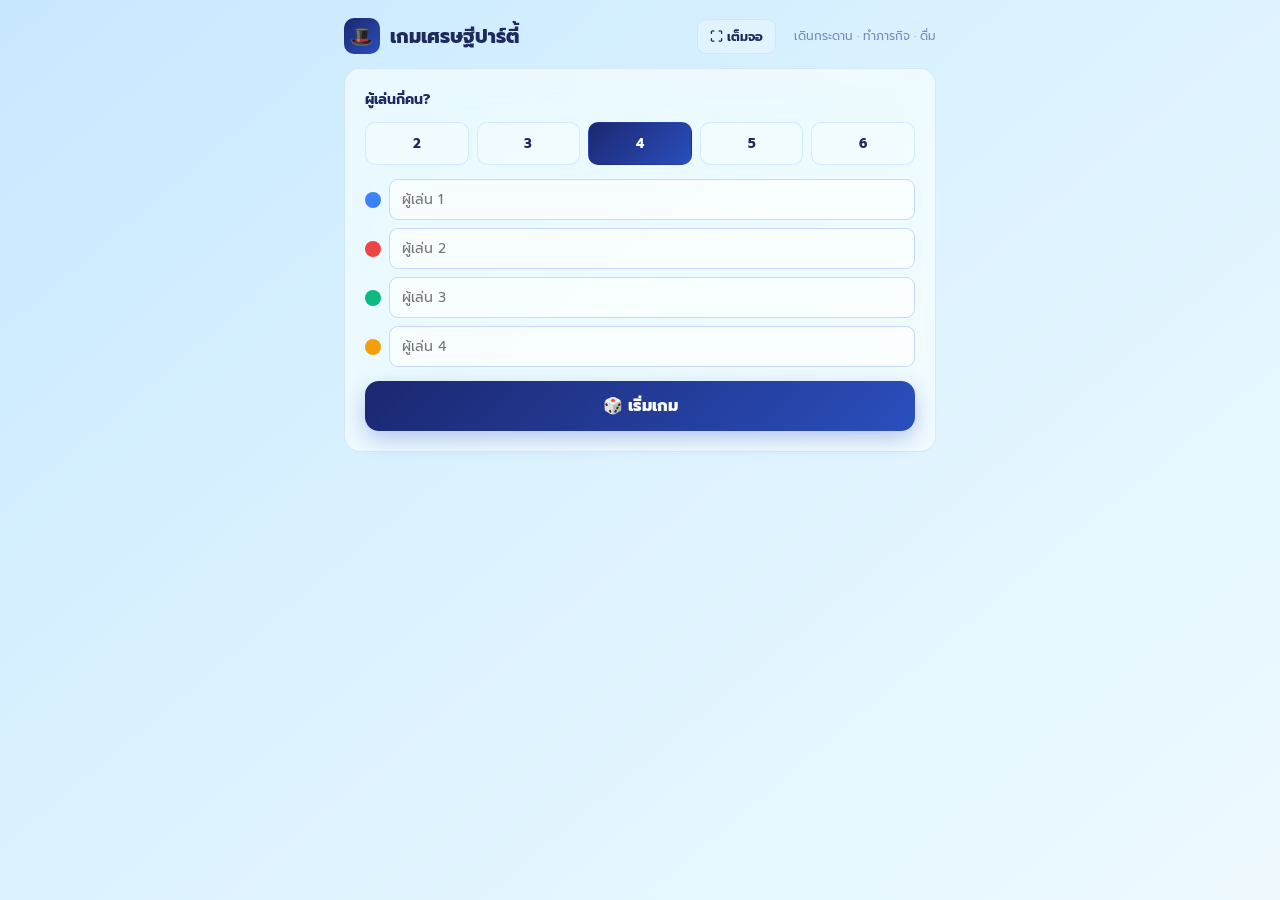
<file: tycoon/index.html>
<!DOCTYPE html>
<html lang="th">
<head>
<meta charset="UTF-8">
<meta name="viewport" content="width=device-width, initial-scale=1.0, viewport-fit=cover">
<title>เกมเศรษฐีปาร์ตี้ — TARARIN 999</title>
<link rel="icon" type="image/png" href="../TRR999logo.png">
<link href="https://fonts.googleapis.com/css2?family=Prompt:wght@300;400;500;600;700;800&display=swap" rel="stylesheet">
<script>if(localStorage.getItem('trr_dark_mode')==='1')document.documentElement.classList.add('dark');var _a=localStorage.getItem('trr_accent');if(_a&&_a!=='ocean')document.documentElement.setAttribute('data-accent',_a);</script>
<script>if(window.self!==window.top)document.documentElement.classList.add('in-iframe');</script>
<link rel="stylesheet" href="../glass.css?v=1">
<link rel="stylesheet" href="../ui-fx.css?v=1">
<script src="../ui-fx.js?v=1"></script>
<style>
*{box-sizing:border-box;margin:0;padding:0;}
body{font-family:'Prompt','Leelawadee UI',Tahoma,sans-serif;font-size:14px;color:var(--text);min-height:100vh;-webkit-text-size-adjust:100%;animation:pgFade .22s ease;background:linear-gradient(140deg,var(--bg-from) 0%,var(--bg-mid) 50%,var(--bg-to) 100%);background-attachment:fixed;}
.wrap{max-width:620px;margin:0 auto;padding:18px 14px 50px;}
.head{display:flex;align-items:center;gap:10px;margin-bottom:14px;flex-wrap:wrap;}
.head .ico{width:36px;height:36px;border-radius:10px;background:linear-gradient(135deg,var(--primary),var(--primary2));display:flex;align-items:center;justify-content:center;color:#fff;font-size:19px;}
.head h1{font-size:19px;font-weight:800;}
.head .sub{margin-left:auto;font-size:12px;color:var(--muted);}

/* Setup */
#setup{background:var(--glass-bg-card);border:1px solid var(--glass-border-sm);border-radius:16px;padding:20px;backdrop-filter:var(--blur);}
#setup h2{font-size:14px;font-weight:700;margin-bottom:12px;}
.pcount{display:flex;gap:8px;margin-bottom:14px;}
.pcount button{flex:1;padding:10px;border-radius:10px;border:1px solid var(--glass-border-sm);background:var(--glass-bg-subtle);color:var(--text);font-family:inherit;font-weight:700;cursor:pointer;}
.pcount button.active{background:linear-gradient(135deg,var(--primary),var(--primary2));color:#fff;border-color:transparent;}
.pname{display:flex;align-items:center;gap:8px;margin-bottom:8px;}
.pname .dot{width:16px;height:16px;border-radius:50%;flex-shrink:0;}
.pname input{flex:1;padding:9px 12px;border-radius:9px;border:1px solid var(--input-border);background:var(--input-bg);color:var(--text);font-family:inherit;font-size:14px;outline:none;}
.big-btn{font-family:inherit;font-size:16px;font-weight:800;padding:13px 30px;border-radius:14px;border:none;color:#fff;background:linear-gradient(135deg,var(--primary),var(--primary2));cursor:pointer;box-shadow:0 8px 22px rgba(31,60,180,.28);width:100%;margin-top:6px;transition:transform .15s;}
.big-btn:active{transform:translateY(1px);}
.big-btn:disabled{opacity:.5;}

/* Board */
#game{display:none;}
#game.on{display:block;}
.board{position:relative;width:100%;aspect-ratio:1;border-radius:20px;overflow:hidden;padding:4px;
  background:
    radial-gradient(circle at 20% 15%,rgba(139,92,246,.18),transparent 40%),
    radial-gradient(circle at 82% 85%,rgba(236,72,153,.18),transparent 42%),
    radial-gradient(circle at 85% 12%,rgba(6,182,212,.16),transparent 40%),
    linear-gradient(150deg,#171a2e,#0f1120);
  box-shadow:0 20px 50px rgba(15,23,42,.3),inset 0 0 60px rgba(0,0,0,.35);animation:boardGlow 6s linear infinite;}
@keyframes boardGlow{
  0%,100%{box-shadow:0 0 28px rgba(244,63,94,.45),0 20px 50px rgba(15,23,42,.3),inset 0 0 60px rgba(0,0,0,.35);}
  33%{box-shadow:0 0 28px rgba(52,211,153,.45),0 20px 50px rgba(15,23,42,.3),inset 0 0 60px rgba(0,0,0,.35);}
  66%{box-shadow:0 0 28px rgba(139,92,246,.5),0 20px 50px rgba(15,23,42,.3),inset 0 0 60px rgba(0,0,0,.35);}
}
.tile-in .tn{position:absolute;top:2px;left:4px;font-size:8px;font-weight:800;opacity:.75;color:#fff;text-shadow:0 1px 2px rgba(0,0,0,.8);}
.tile.corner .tile-in .tn{color:#3b1d00;opacity:.7;text-shadow:none;}
.tile{position:absolute;width:14.28%;height:14.28%;padding:2.5px;cursor:pointer;}
.tile-in{width:100%;height:100%;border-radius:10px;background:linear-gradient(160deg,#2a3042,#171b28);border:1.5px solid rgba(255,255,255,.16);display:flex;flex-direction:column;align-items:center;justify-content:center;text-align:center;font-size:9.5px;font-weight:700;line-height:1.22;overflow:hidden;color:#f8fafc;text-shadow:0 1px 3px rgba(0,0,0,.9),0 0 2px rgba(0,0,0,.7);position:relative;box-shadow:0 2px 6px rgba(0,0,0,.3);transition:transform .12s,box-shadow .12s;}
.tile:hover .tile-in{transform:scale(1.04);box-shadow:0 4px 14px rgba(0,0,0,.45),0 0 0 2px rgba(255,255,255,.28);}
.tile-in::before{content:'';position:absolute;top:0;left:0;right:0;height:5px;background:var(--tc,#94a3b8);box-shadow:0 0 8px var(--tc,#94a3b8);}
.tile-in .te{font-size:19px;filter:drop-shadow(0 1px 3px rgba(0,0,0,.6));margin:2px 0 1px;text-shadow:none;}
.tile-in span{padding:0 2px;}
.cat-drink .tile-in{--tc:#fb7185;background:linear-gradient(160deg,rgba(244,63,94,.5),rgba(24,10,16,.92));border-color:rgba(251,113,133,.6);}
.cat-task .tile-in{--tc:#c4b5fd;background:linear-gradient(160deg,rgba(139,92,246,.5),rgba(18,12,28,.92));border-color:rgba(196,181,253,.6);}
.cat-move .tile-in{--tc:#6ee7b7;background:linear-gradient(160deg,rgba(16,185,129,.5),rgba(8,22,17,.92));border-color:rgba(110,231,183,.6);}
.cat-reroll .tile-in{--tc:#93c5fd;background:linear-gradient(160deg,rgba(59,130,246,.5),rgba(9,16,28,.92));border-color:rgba(147,197,253,.6);}
.cat-swap .tile-in{--tc:#67e8f9;background:linear-gradient(160deg,rgba(6,182,212,.5),rgba(6,20,24,.92));border-color:rgba(103,232,249,.6);}
.cat-jail .tile-in{--tc:#cbd5e1;background:linear-gradient(160deg,rgba(100,116,139,.55),rgba(15,18,24,.92));border-color:rgba(203,213,225,.6);}
.cat-free .tile-in{--tc:#5eead4;background:linear-gradient(160deg,rgba(20,184,166,.5),rgba(6,22,20,.92));border-color:rgba(94,234,212,.6);}
.tile.corner .tile-in{--tc:#fde047;background:linear-gradient(150deg,#fcd34d,#f97316);color:#2a1400;font-weight:800;border-color:#fde68a;text-shadow:0 1px 1px rgba(255,255,255,.35);box-shadow:0 0 14px rgba(251,191,36,.5),0 2px 6px rgba(0,0,0,.3);}
.tile.corner .tile-in .te{font-size:21px;filter:drop-shadow(0 1px 2px rgba(0,0,0,.25));}
.tile.here{z-index:4;}
.tile.here .tile-in{animation:herePulse 1s ease-in-out infinite;}
@keyframes herePulse{0%,100%{box-shadow:0 0 0 3px var(--accent),0 0 10px var(--accent);transform:scale(1.03);}50%{box-shadow:0 0 0 3px var(--accent),0 0 22px var(--accent);transform:scale(1.09);}}
.tok{position:absolute;width:16px;height:16px;border-radius:50%;border:2px solid #fff;box-shadow:0 2px 6px rgba(0,0,0,.5),inset 0 2px 3px rgba(255,255,255,.5);transition:left .22s cubic-bezier(.34,1.4,.5,1),top .22s cubic-bezier(.34,1.4,.5,1),transform .18s ease;z-index:6;will-change:left,top,transform;}
.tok.hop{transform:scale(1.35);}
.center{position:absolute;top:14.28%;left:14.28%;width:71.44%;height:71.44%;display:flex;flex-direction:column;align-items:center;justify-content:center;gap:9px;padding:14px;text-align:center;border-radius:16px;
  background:linear-gradient(160deg,rgba(255,255,255,.12),rgba(255,255,255,.04));border:1px solid rgba(255,255,255,.15);box-shadow:inset 0 0 30px rgba(0,0,0,.2);}
.center::after{content:'🎉';position:absolute;bottom:6px;right:10px;font-size:15px;opacity:.35;}
.turn-who{font-size:14px;font-weight:800;color:#e2e8f0;}
.turn-who .nm{font-size:21px;}
/* 3D dice */
.die3d{width:84px;height:84px;perspective:620px;margin:6px auto 2px;animation:dieFloat 3.4s ease-in-out infinite;will-change:transform;}
@keyframes dieFloat{0%,100%{transform:translateY(0) rotate(-1deg);}50%{transform:translateY(-7px) rotate(1deg);}}
.cube{width:84px;height:84px;position:relative;transform-style:preserve-3d;transform:rotateX(-22deg) rotateY(24deg);will-change:transform;}
.cube .face{position:absolute;width:84px;height:84px;border-radius:14px;
  background:linear-gradient(145deg,#ffffff 0%,#eef1f7 55%,#d3d8e3 100%);
  box-shadow:inset 0 3px 4px rgba(255,255,255,.95),inset 0 -7px 12px rgba(120,130,150,.32),inset 0 0 0 1px rgba(188,195,207,.9);
  display:grid;grid-template:repeat(3,1fr)/repeat(3,1fr);padding:14px;overflow:hidden;backface-visibility:hidden;}
/* solid inner body — fills the rounded-corner gaps so edges read as clean bevels, no see-through */
.cube .facebody{position:absolute;width:84px;height:84px;border-radius:11px;background:linear-gradient(145deg,#d3d8e2,#b9c0cd);backface-visibility:hidden;}
.cube .face::after{content:'';position:absolute;top:-40%;left:-30%;width:80%;height:150%;background:linear-gradient(115deg,rgba(255,255,255,.55),rgba(255,255,255,0) 55%);transform:rotate(8deg);pointer-events:none;}
.cube .pip{width:13px;height:13px;border-radius:50%;align-self:center;justify-self:center;
  background:radial-gradient(circle at 34% 28%,#8b95a6 0%,#374151 45%,#0b1120 100%);
  box-shadow:0 1px 2px rgba(0,0,0,.45),inset 0 1px 1px rgba(255,255,255,.35);}
.dieshadow{width:60px;height:13px;border-radius:50%;background:radial-gradient(ellipse,rgba(0,0,0,.32),rgba(0,0,0,0) 72%);margin:4px auto 0;filter:blur(2px);animation:shadowFloat 3.4s ease-in-out infinite;}
@keyframes shadowFloat{0%,100%{transform:scaleX(1);opacity:.5;}50%{transform:scaleX(.82);opacity:.32;}}
.roll-btn{font-family:inherit;font-size:16px;font-weight:800;padding:12px 34px;border-radius:14px;border:none;color:#fff;background:linear-gradient(135deg,var(--primary),var(--primary2));cursor:pointer;box-shadow:0 6px 18px rgba(31,60,180,.3);}
.roll-btn:disabled{opacity:.5;cursor:default;}
.players-bar{display:flex;gap:6px;flex-wrap:wrap;justify-content:center;margin-top:12px;}
.pchip{display:flex;align-items:center;gap:5px;font-size:12px;padding:4px 9px;border-radius:20px;background:var(--glass-bg-card);border:1px solid var(--glass-border-sm);}
.pchip .dot{width:11px;height:11px;border-radius:50%;}
.pchip.cur{box-shadow:0 0 0 2px var(--accent);font-weight:700;}
.gbtns{display:flex;gap:8px;margin-top:12px;}
.gbtns .btn{flex:1;justify-content:center;font-family:inherit;font-size:13px;font-weight:600;padding:10px;border-radius:10px;border:1px solid var(--glass-border-sm);background:var(--glass-bg-subtle);color:var(--text);cursor:pointer;}

/* action modal */
#act-modal{display:none;position:fixed;inset:0;z-index:400;background:rgba(15,23,42,.5);backdrop-filter:blur(4px);align-items:center;justify-content:center;padding:20px;}
#act-modal.show{display:flex;}
.act-box{background:linear-gradient(160deg,#232b45,#161b2e);border:1px solid rgba(255,255,255,.14);border-radius:20px;padding:28px;text-align:center;max-width:380px;width:100%;box-shadow:0 24px 64px rgba(0,0,0,.5);animation:winPop .35s cubic-bezier(.22,1.3,.5,1);}
@keyframes winPop{from{opacity:0;transform:scale(.85)}to{opacity:1;transform:none}}
.act-box .ae{font-size:52px;filter:drop-shadow(0 2px 6px rgba(0,0,0,.4));}
.act-box .who{font-size:14px;color:#94a3b8;margin-top:4px;font-weight:600;}
.act-box .txt{font-size:21px;font-weight:800;margin:8px 0 20px;line-height:1.35;color:#fff;}
.act-box .big-btn{margin-top:0;background:linear-gradient(135deg,#3b82f6,#6366f1);}

/* Expand button + fullscreen board */
.expand-btn{font-family:inherit;font-size:12.5px;font-weight:700;padding:7px 12px;border-radius:9px;border:1px solid var(--glass-border-sm);background:var(--glass-bg-subtle);color:var(--text);cursor:pointer;display:inline-flex;align-items:center;gap:5px;margin-left:auto;transition:.15s;}
.expand-btn:hover{background:var(--sb-item-hover);}
.head .sub{margin-left:8px;}
.fs-close{display:none;position:fixed;top:14px;right:14px;z-index:600;width:44px;height:44px;border-radius:50%;border:1px solid var(--glass-border);background:var(--glass-bg-card);color:var(--text);font-size:20px;cursor:pointer;align-items:center;justify-content:center;box-shadow:0 6px 18px rgba(0,0,0,.25);backdrop-filter:blur(10px);}
body.game-full{overflow:hidden;}
body.game-full .wrap{max-width:none;padding:0;min-height:100dvh;display:flex;flex-direction:column;align-items:center;justify-content:center;}
body.game-full .head{display:none;}
body.game-full #game{width:100%;display:flex;flex-direction:column;align-items:center;}
body.game-full .board{width:min(94vw,86vh);}
body.game-full .turn-who .nm{font-size:26px;}
body.game-full .roll-btn{font-size:19px;padding:15px 48px;}
body.game-full .fs-close{display:flex;}
body.game-full .gbtns{max-width:340px;width:100%;}

/* Responsive: iPad + phone */
@media(max-width:560px){
  .wrap{padding:14px 10px 40px;}
  .head h1{font-size:17px;}
  .head .sub{display:none;}
  #setup{padding:16px;}
  .roll-btn{font-size:15px;padding:11px 28px;}
}

/* Tile editor modal */
#tile-modal{display:none;position:fixed;inset:0;z-index:9500;background:rgba(8,10,18,.6);backdrop-filter:blur(5px);align-items:center;justify-content:center;padding:16px;}
#tile-modal.show{display:flex;}
.te-box{background:linear-gradient(160deg,#232b45,#141826);border:1px solid rgba(255,255,255,.14);border-radius:20px;padding:20px 18px;width:100%;max-width:440px;max-height:90dvh;overflow:auto;box-shadow:0 24px 64px rgba(0,0,0,.55);color:#e8ecf5;}
.te-box h3{font-size:16px;font-weight:800;margin-bottom:3px;color:#fff;}
.te-box .te-sub{font-size:12px;color:#94a3b8;margin-bottom:14px;}
.te-lbl{font-size:12px;font-weight:700;color:#aab4c5;margin:14px 0 7px;text-transform:uppercase;letter-spacing:.5px;}
.te-presets{display:flex;flex-wrap:wrap;gap:7px;max-height:34vh;overflow-y:auto;padding:2px 4px 2px 0;}
.te-chip{font-family:inherit;font-size:12px;font-weight:600;padding:8px 10px;border-radius:10px;border:1px solid rgba(255,255,255,.14);background:rgba(255,255,255,.06);color:#e8ecf5;cursor:pointer;display:flex;align-items:center;gap:5px;transition:.12s;text-align:left;line-height:1.2;}
.te-chip:hover{background:rgba(255,255,255,.14);}
.te-chip.sel{border-color:var(--primary,#6366f1);background:rgba(99,102,241,.25);box-shadow:0 0 0 1px var(--primary,#6366f1);}
.te-chip .ce{font-size:16px;}
.te-fields{display:flex;gap:8px;align-items:flex-start;margin-top:8px;flex-wrap:wrap;}
.te-fields .fld{display:flex;flex-direction:column;gap:4px;}
.te-fields label{font-size:11px;color:#94a3b8;}
.te-in{padding:9px 10px;border-radius:9px;border:1px solid rgba(255,255,255,.16);background:rgba(0,0,0,.25);color:#fff;font-family:inherit;font-size:14px;outline:none;}
.te-in:focus{border-color:var(--primary,#6366f1);}
#te-emoji{width:56px;text-align:center;font-size:20px;}
#te-text{flex:1;min-width:150px;}
#te-type,#te-steps{font-size:13px;}
#te-steps-wrap{display:none;}
.te-preview{margin-top:14px;display:flex;align-items:center;gap:10px;}
.te-preview .pv{width:74px;height:74px;flex-shrink:0;}
.te-btns{display:flex;gap:8px;margin-top:16px;position:sticky;bottom:-1px;background:linear-gradient(180deg,rgba(20,24,38,0),#141826 32%);padding-top:12px;}
.te-btns button{flex:1;font-family:inherit;font-size:14px;font-weight:700;padding:12px;border-radius:12px;border:none;cursor:pointer;}
.te-save{background:linear-gradient(135deg,#3b82f6,#6366f1);color:#fff;}
.te-reset{background:rgba(255,255,255,.08);color:#cbd5e1;border:1px solid rgba(255,255,255,.14)!important;}
.te-cancel{background:rgba(255,255,255,.08);color:#cbd5e1;border:1px solid rgba(255,255,255,.14)!important;}
</style>
</head>
<body>
<div class="wrap">
  <div class="head">
    <span class="ico">🎩</span>
    <h1>เกมเศรษฐีปาร์ตี้</h1>
    <button class="expand-btn" id="btnExpand">⛶ เต็มจอ</button>
    <span class="sub">เดินกระดาน · ทำภารกิจ · ดื่ม</span>
  </div>
  <button class="fs-close" id="btnClose" title="ออกจากเต็มจอ (Esc)">✕</button>

  <!-- SETUP -->
  <div id="setup">
    <h2>ผู้เล่นกี่คน?</h2>
    <div class="pcount" id="pcount"></div>
    <div id="pnames"></div>
    <button class="big-btn" onclick="startGame()">🎲 เริ่มเกม</button>
  </div>

  <!-- GAME -->
  <div id="game">
    <div class="board" id="board">
      <div class="center">
        <div class="turn-who" id="turn-who">ตาของ <span class="nm">—</span></div>
        <div class="die3d"><div class="cube" id="cube"></div></div>
        <div class="dieshadow"></div>
        <button class="roll-btn" id="roll-btn" onclick="rollDice()">🎲 ทอยเต๋า</button>
      </div>
    </div>
    <div class="players-bar" id="players-bar"></div>
    <div style="text-align:center;font-size:11.5px;color:var(--muted);margin-top:10px;">💡 แตะช่องบนกระดานเพื่อเปลี่ยนคำสั่ง</div>
    <div class="gbtns">
      <button class="btn" onclick="newGame()">↺ เริ่มใหม่</button>
      <button class="btn" onclick="resetAllTiles()">🧹 คืนค่าช่องทั้งหมด</button>
    </div>
  </div>
</div>

<!-- tile editor modal -->
<div id="tile-modal">
  <div class="te-box">
    <h3 id="te-title">แก้ช่อง</h3>
    <div class="te-sub">เลือกแบบสำเร็จรูป หรือเขียนเอง แล้วกดบันทึก</div>
    <div class="te-lbl">แบบสำเร็จรูป</div>
    <div class="te-presets" id="te-presets"></div>
    <div class="te-lbl">เขียนเอง / ปรับแต่ง</div>
    <div class="te-fields">
      <div class="fld"><label>ไอคอน</label><input class="te-in" id="te-emoji" maxlength="4"></div>
      <div class="fld" style="flex:1"><label>ข้อความ</label><input class="te-in" id="te-text" maxlength="42" placeholder="เช่น ดื่ม 2 อึก"></div>
    </div>
    <div class="te-fields">
      <div class="fld" style="flex:1"><label>ประเภท (การทำงาน)</label>
        <select class="te-in" id="te-type" onchange="teTypeChange()">
          <option value="drink">🍺 ดื่ม</option>
          <option value="task">🎯 ภารกิจ</option>
          <option value="move-fwd">⏩ เดินหน้า (ช่อง)</option>
          <option value="move-back">⏪ ถอยหลัง (ช่อง)</option>
          <option value="reroll">🎲 ทอยใหม่</option>
          <option value="swap">🔀 สลับที่กับคนนำ</option>
          <option value="skip">💤 พักตา (ข้าม)</option>
          <option value="randdrink">🎲 สุ่มจำนวนอึก</option>
          <option value="corner">🎉 ทุกคนดื่ม (พิเศษ)</option>
          <option value="free">⭐ ฟรี ไม่ต้องทำ</option>
        </select>
      </div>
      <div class="fld" id="te-steps-wrap"><label>กี่ช่อง</label><input class="te-in" id="te-steps" type="number" min="1" max="6" value="3" style="width:70px"></div>
    </div>
    <div class="te-preview"><div class="pv" id="te-preview-tile"></div><div class="te-sub" style="margin:0">ตัวอย่างช่อง</div></div>
    <div class="te-btns">
      <button class="te-cancel" onclick="teClose()">ยกเลิก</button>
      <button class="te-reset" onclick="teResetTile()">↺ ค่าเดิม</button>
      <button class="te-save" onclick="teSave()">บันทึก</button>
    </div>
  </div>
</div>

<!-- action modal -->
<div id="act-modal"><div class="act-box">
  <div class="ae" id="act-emoji">🍺</div>
  <div class="who" id="act-who"></div>
  <div class="txt" id="act-txt"></div>
  <button class="big-btn" onclick="closeAct()" id="act-ok">โอเค ต่อไป</button>
</div></div>

<script>
var COLORS=['#3b82f6','#ef4444','#10b981','#f59e0b','#8b5cf6','#ec4899'];
// tiles (24, clockwise). type: drink/move/special/corner. mv=steps for move tiles.
var TILES=[
  {e:'🏁',t:'จุดเริ่ม<br>ฉลอง 1 อึก',type:'corner'},
  {e:'🍺',t:'ดื่ม 2 อึก',type:'drink'},
  {e:'🎤',t:'ร้องเพลง<br>ไม่ร้อง=ดื่ม',type:'task'},
  {e:'👉',t:'เลือกคน<br>ดื่ม 2 อึก',type:'task'},
  {e:'🎲',t:'ทอยใหม่<br>อีกครั้ง',type:'reroll'},
  {e:'🕺',t:'เต้น 10 วิ<br>ไม่เต้น=ดื่ม',type:'task'},
  {e:'🔒',t:'ติดคุก!<br>พลาด 1 ตา',type:'jail','corner':1},
  {e:'🍺',t:'ดื่ม 1 อึก',type:'drink'},
  {e:'🔀',t:'สลับที่<br>กับคนนำ',type:'swap'},
  {e:'🤫',t:'ห้ามพูด<br>1 รอบ',type:'task'},
  {e:'⏩',t:'เดินหน้า<br>3 ช่อง',type:'move',mv:3},
  {e:'🍻',t:'ซ้าย-ขวา<br>ดื่มด้วย',type:'drink'},
  {e:'🎉',t:'ปาร์ตี้!<br>ทุกคนดื่ม 2',type:'corner'},
  {e:'🍺',t:'ดื่ม 3 อึก',type:'drink'},
  {e:'😜',t:'จริงหรือ<br>กล้า',type:'task'},
  {e:'⏪',t:'ถอยหลัง<br>2 ช่อง',type:'move',mv:-2},
  {e:'📸',t:'ถ่ายรูป<br>ท่าฮา',type:'task'},
  {e:'🎁',t:'โชคดี!<br>ข้าม 5 ช่อง',type:'move',mv:5},
  {e:'🎲',t:'สุ่มอึก<br>1-5',type:'randdrink','corner':1},
  {e:'🍺',t:'ดื่ม 2 อึก',type:'drink'},
  {e:'🗣️',t:'เล่ามุก<br>ไม่ขำ=ดื่ม',type:'task'},
  {e:'👥',t:'จับคู่ดื่ม<br>คนตรงข้าม',type:'drink'},
  {e:'💤',t:'พักตานี้',type:'skip'},
  {e:'⭐',t:'ฟรี!<br>ไม่ต้องทำ',type:'free'}
];
var N=TILES.length; // 24
// keep pristine defaults for "reset", then apply any saved per-tile overrides
var DEFAULT_TILES=TILES.map(function(t){return {e:t.e,t:t.t,type:t.type,mv:t.mv};});
function saveTileOverrides(){
  try{var o={};for(var i=0;i<N;i++){var d=DEFAULT_TILES[i],c=TILES[i];if(c.e!==d.e||c.t!==d.t||c.type!==d.type||c.mv!==d.mv)o[i]={e:c.e,t:c.t,type:c.type,mv:c.mv};}localStorage.setItem('tycoon_tiles',JSON.stringify(o));}catch(e){}
}
(function loadTileOverrides(){try{var o=JSON.parse(localStorage.getItem('tycoon_tiles')||'{}');Object.keys(o).forEach(function(k){var i=+k;if(TILES[i]){var v=o[k];TILES[i]={e:v.e,t:v.t,type:v.type,mv:v.mv};}});}catch(e){}})();
// perimeter positions on 7x7 grid (row,col), clockwise from top-left
function tilePos(i){
  var rc;
  if(i<=6)rc=[0,i];
  else if(i<=12)rc=[i-6,6];
  else if(i<=18)rc=[6,18-i];
  else rc=[24-i,0];
  return {r:rc[0],c:rc[1]};
}
var players=[], cur=0, rolling=false, nPlayers=4;

// ── Setup UI ──
function buildSetup(){
  var pc=document.getElementById('pcount');pc.innerHTML='';
  for(var k=2;k<=6;k++){(function(k){var b=document.createElement('button');b.textContent=k;if(k===nPlayers)b.className='active';b.onclick=function(){nPlayers=k;buildSetup();};pc.appendChild(b);})(k);}
  var pn=document.getElementById('pnames');pn.innerHTML='';
  for(var i=0;i<nPlayers;i++){
    var row=document.createElement('div');row.className='pname';
    var prev=(players[i]&&players[i].name)||'';
    row.innerHTML='<span class="dot" style="background:'+COLORS[i]+'"></span><input id="pn'+i+'" placeholder="ผู้เล่น '+(i+1)+'" value="'+prev.replace(/"/g,'&quot;')+'">';
    pn.appendChild(row);
  }
}
function startGame(){
  players=[];
  for(var i=0;i<nPlayers;i++){var nm=(document.getElementById('pn'+i).value||'').trim()||('ผู้เล่น '+(i+1));players.push({name:nm,color:COLORS[i],pos:0,skip:false});}
  cur=0; document.getElementById('setup').style.display='none';
  document.getElementById('game').classList.add('on');
  buildCube(); renderBoard(); renderTurn();
}
function buildCube(){
  var cube=document.getElementById('cube'); if(!cube||cube.childElementCount)return; // build once
  var faces={1:'translateZ(42px)',2:'rotateX(90deg) translateZ(42px)',3:'rotateY(90deg) translateZ(42px)',4:'rotateY(-90deg) translateZ(42px)',5:'rotateX(-90deg) translateZ(42px)',6:'rotateY(180deg) translateZ(42px)'};
  var pips={1:[5],2:[1,9],3:[1,5,9],4:[1,3,7,9],5:[1,3,5,7,9],6:[1,3,4,6,7,9]};
  // inner solid body (slightly recessed) fills the rounded-corner gaps at the cube vertices
  var bodyT={1:'translateZ(39px)',2:'rotateX(90deg) translateZ(39px)',3:'rotateY(90deg) translateZ(39px)',4:'rotateY(-90deg) translateZ(39px)',5:'rotateX(-90deg) translateZ(39px)',6:'rotateY(180deg) translateZ(39px)'};
  Object.keys(bodyT).forEach(function(v){var b=document.createElement('div');b.className='facebody';b.style.transform=bodyT[v];cube.appendChild(b);});
  Object.keys(faces).forEach(function(v){
    var f=document.createElement('div');f.className='face';f.style.transform=faces[v];
    for(var c=1;c<=9;c++){var cell=document.createElement('div');if(pips[v].indexOf(c)>=0){var p=document.createElement('div');p.className='pip';cell.appendChild(p);}f.appendChild(cell);}
    cube.appendChild(f);
  });
}
function newGame(){document.getElementById('game').classList.remove('on');document.getElementById('setup').style.display='';buildSetup();}

// ── Board render ──
function renderBoard(){
  var b=document.getElementById('board');
  // remove old tiles/tokens (keep .center)
  b.querySelectorAll('.tile,.tok').forEach(function(x){x.remove();});
  for(var i=0;i<N;i++){
    var p=tilePos(i), t=TILES[i];
    var d=document.createElement('div');
    var cat={drink:'drink',randdrink:'drink',task:'task',move:'move',reroll:'reroll',swap:'swap',jail:'jail',skip:'jail',free:'free'}[t.type]||'';
    d.className='tile'+(t.type==='corner'?' corner':'')+(cat?' cat-'+cat:'');
    d.id='tile'+i;
    d.style.left=(p.c*14.28)+'%'; d.style.top=(p.r*14.28)+'%';
    d.setAttribute('onclick','openTileEdit('+i+')');
    d.innerHTML='<div class="tile-in"><span class="tn">'+(i+1)+'</span><span class="te">'+t.e+'</span><span>'+t.t+'</span></div>';
    b.appendChild(d);
  }
  players.forEach(function(pl,i){var tk=document.createElement('div');tk.className='tok';tk.id='tok'+i;tk.style.background=pl.color;b.appendChild(tk);});
  positionTokens();
}
function positionTokens(){
  // group tokens by tile, offset slightly
  var byTile={};
  players.forEach(function(pl,i){(byTile[pl.pos]=byTile[pl.pos]||[]).push(i);});
  Object.keys(byTile).forEach(function(pos){
    var arr=byTile[pos], p=tilePos(+pos);
    arr.forEach(function(pi,k){
      var tk=document.getElementById('tok'+pi);
      var baseL=p.c*14.28+14.28/2, baseT=p.r*14.28+14.28/2;
      var ox=(k%2)*10-5, oy=(Math.floor(k/2))*10-5;
      tk.style.left='calc('+baseL+'% + '+(ox-7)+'px)';
      tk.style.top='calc('+baseT+'% + '+(oy-7)+'px)';
    });
  });
}
function renderTurn(){
  var pl=players[cur];
  document.querySelector('#turn-who .nm').textContent=pl.name;
  document.querySelector('#turn-who .nm').style.color=pl.color;
  var bar=document.getElementById('players-bar');
  bar.innerHTML=players.map(function(p,i){return '<span class="pchip'+(i===cur?' cur':'')+'" style="border-color:'+p.color+';'+(i===cur?'background:'+p.color+'22;':'')+'"><span class="dot" style="background:'+p.color+'"></span>'+p.name+(p.skip?' 💤':'')+'</span>';}).join('');
  document.querySelectorAll('.tile').forEach(function(t){t.classList.remove('here');});
  var ht=document.getElementById('tile'+pl.pos);if(ht)ht.classList.add('here');
}

// ── Sound ──
var _ac=null;function ac(){if(!_ac){try{_ac=new(window.AudioContext||window.webkitAudioContext)();}catch(e){}}if(_ac&&_ac.state==='suspended')_ac.resume();return _ac;}
function beep(f,d,t,v){var a=_ac;if(!a)return;try{var o=a.createOscillator(),g=a.createGain();o.type=t||'square';o.frequency.value=f;var tt=a.currentTime;g.gain.setValueAtTime(v||0.05,tt);g.gain.exponentialRampToValueAtTime(0.0001,tt+(d||0.05));o.connect(g);g.connect(a.destination);o.start(tt);o.stop(tt+(d||0.05));}catch(e){}}
function hap(p){if(window.TRRfx)TRRfx.haptic(p);}

// ── Turn flow ──
function rollDice(){
  if(rolling)return; ac();
  var pl=players[cur];
  if(pl.skip){pl.skip=false;beep(200,0.2,'sine',0.06);openAct('💤','ตาของ '+pl.name,pl.name+' ติดคุก/พัก — ข้ามตานี้',function(){nextTurn();});return;}
  rolling=true; document.getElementById('roll-btn').disabled=true;
  var val=1+Math.floor(Math.random()*6);
  var cube=document.getElementById('cube');
  // base rotation that lands `val` facing the viewer (front)
  var base={1:[0,0],2:[-90,0],3:[0,-90],4:[0,90],5:[90,0],6:[0,180]}[val];
  // land with a slight tilt so the die reads as 3D (not flat head-on)
  var rx=base[0]+360*(3+Math.floor(Math.random()*3))-14;
  var ry=base[1]+360*(3+Math.floor(Math.random()*3))+16;
  var dur=2600;
  cube.style.transition='transform '+dur+'ms cubic-bezier(.15,.72,.28,1.008)';
  // reflow then apply so transition runs even if same-ish value
  void cube.offsetWidth;
  cube.style.transform='rotateX('+rx+'deg) rotateY('+ry+'deg)';
  // knock sounds decelerating over the roll
  var kt=0;
  function knock(){var p=kt/16;if(p>=1)return;beep(240-p*80,0.05,'square',0.06-p*0.02);hap(6);kt++;setTimeout(knock,90+p*p*360);}
  knock();
  setTimeout(function(){
    beep(140,0.18,'sine',0.09); hap([18,30,60]);   // landing thunk
    moveSteps(val,function(){ landOn(players[cur].pos); });
  }, dur+120);
}
function moveSteps(steps,done){
  var pl=players[cur], i=0, tok=document.getElementById('tok'+cur);
  function hop(){
    if(i>=steps){if(tok)tok.classList.remove('hop');done();return;}
    pl.pos=(pl.pos+1)%N; i++;
    positionTokens(); renderTurn();
    if(tok){tok.classList.add('hop');setTimeout(function(){tok.classList.remove('hop');},130);}  // little jump per step
    beep(560+i*20,0.04,'square',0.05); hap(5);
    setTimeout(hop,250);
  }
  hop();
}
function landOn(pos){
  var pl=players[cur], t=TILES[pos];
  var who='ตาของ '+pl.name;
  if(t.type==='move'){
    // move again (no chained landing action)
    var np=((pl.pos+t.mv)%N+N)%N; pl.pos=np; positionTokens(); renderTurn();
    openAct(t.e, who, (t.mv>0?'เดินหน้า':'ถอยหลัง')+' '+Math.abs(t.mv)+' ช่อง → ช่อง '+TILES[np].t.replace(/<br>/g,' '), function(){nextTurn();});
    return;
  }
  if(t.type==='reroll'){openAct(t.e,who,'ทอยเต๋าอีกครั้ง!',function(){document.getElementById('roll-btn').disabled=false;rolling=false;});return;}
  if(t.type==='skip'||t.type==='jail'){pl.skip=true;}
  var txt=t.t.replace(/<br>/g,' ');
  if(t.type==='randdrink'){txt='ดื่ม '+(1+Math.floor(Math.random()*5))+' อึก 🍺';}
  var special=(t.type==='corner');
  openAct(t.e, who, txt, function(){
    if(special&&window.TRRfx)TRRfx.confetti({count:70});
    nextTurn();
  }, special);
}
function nextTurn(){
  cur=(cur+1)%players.length;
  rolling=false; document.getElementById('roll-btn').disabled=false;
  renderTurn();
}

// ── Action modal ──
var _actCb=null;
function openAct(emoji,who,txt,cb,special){
  document.getElementById('act-emoji').textContent=emoji;
  document.getElementById('act-who').textContent=who;
  document.getElementById('act-txt').textContent=txt;
  _actCb=cb;
  document.getElementById('act-modal').classList.add('show');
  beep(660,0.12,'triangle',0.07); hap(20);
  if(special){if(window.TRRfx)TRRfx.confetti({count:80});[0,4,7].forEach(function(st,i){setTimeout(function(){beep(392*Math.pow(2,st/12),0.18,'triangle',0.07);},i*90);});}
}
function closeAct(){document.getElementById('act-modal').classList.remove('show');var cb=_actCb;_actCb=null;if(cb)cb();}
document.getElementById('act-ok').onclick=closeAct;

// ── Tile editor ──
var TILE_PRESETS=[
  {e:'🍺',t:'ดื่ม 1 อึก',type:'drink'},
  {e:'🍺',t:'ดื่ม 2 อึก',type:'drink'},
  {e:'🍺',t:'ดื่ม 3 อึก',type:'drink'},
  {e:'🍻',t:'ซ้าย-ขวา ดื่มด้วย',type:'drink'},
  {e:'👥',t:'จับคู่ดื่ม คนตรงข้าม',type:'drink'},
  {e:'🎲',t:'สุ่มอึก 1-5',type:'randdrink'},
  {e:'🎤',t:'ร้องเพลง ไม่ร้อง=ดื่ม',type:'task'},
  {e:'🕺',t:'เต้น 10 วิ ไม่เต้น=ดื่ม',type:'task'},
  {e:'😜',t:'จริงหรือกล้า',type:'task'},
  {e:'📸',t:'ถ่ายรูปท่าฮา',type:'task'},
  {e:'🤫',t:'ห้ามพูด 1 รอบ',type:'task'},
  {e:'🗣️',t:'เล่ามุก ไม่ขำ=ดื่ม',type:'task'},
  {e:'👉',t:'เลือกคน ดื่ม 2 อึก',type:'task'},
  {e:'⏩',t:'เดินหน้า 3 ช่อง',type:'move',mv:3},
  {e:'⏪',t:'ถอยหลัง 2 ช่อง',type:'move',mv:-2},
  {e:'🎁',t:'โชคดี! ข้าม 5 ช่อง',type:'move',mv:5},
  {e:'🎲',t:'ทอยใหม่อีกครั้ง',type:'reroll'},
  {e:'🔀',t:'สลับที่กับคนนำ',type:'swap'},
  {e:'💤',t:'พักตานี้',type:'skip'},
  {e:'🎉',t:'ปาร์ตี้! ทุกคนดื่ม 2',type:'corner'},
  {e:'⭐',t:'ฟรี! ไม่ต้องทำ',type:'free'}
];
var _teIdx=-1;
function teType2Cat(ty){return {drink:'drink',randdrink:'drink',task:'task',move:'move',reroll:'reroll',swap:'swap',jail:'jail',skip:'jail',free:'free'}[ty]||'';}
// internal type -> editor <select> value
function teType2Sel(t){if(t.type==='move')return t.mv<0?'move-back':'move-fwd';if(t.type==='jail')return 'skip';return t.type;}
// editor <select> value + steps -> internal {type,mv}
function teSel2Type(sel,steps){
  if(sel==='move-fwd')return {type:'move',mv:Math.abs(steps)||1};
  if(sel==='move-back')return {type:'move',mv:-(Math.abs(steps)||1)};
  return {type:sel};
}
function teTypeChange(){var v=document.getElementById('te-type').value;document.getElementById('te-steps-wrap').style.display=(v==='move-fwd'||v==='move-back')?'flex':'none';teUpdatePreview();}
function teUpdatePreview(){
  var e=document.getElementById('te-emoji').value||'❓';
  var text=(document.getElementById('te-text').value||'').trim()||'—';
  var sel=document.getElementById('te-type').value;
  var cat=teType2Cat(sel==='move-fwd'||sel==='move-back'?'move':sel);
  var corner=(sel==='corner');
  var pv=document.getElementById('te-preview-tile');
  pv.innerHTML='<div class="tile '+(corner?'corner ':'')+(cat?'cat-'+cat:'')+'" style="position:relative;left:auto;top:auto;width:74px;height:74px;padding:2.5px;"><div class="tile-in"><span class="te">'+e+'</span><span>'+text+'</span></div></div>';
}
function teFill(t){
  document.getElementById('te-emoji').value=t.e;
  document.getElementById('te-text').value=(t.t||'').replace(/<br>/g,' ');
  var sel=teType2Sel(t);
  document.getElementById('te-type').value=sel;
  if(t.type==='move')document.getElementById('te-steps').value=Math.abs(t.mv||1);
  teTypeChange();
}
function openTileEdit(i){
  _teIdx=i;
  document.getElementById('te-title').textContent='แก้ช่อง '+(i+1);
  // presets
  var pc=document.getElementById('te-presets'); pc.innerHTML='';
  TILE_PRESETS.forEach(function(p){
    var b=document.createElement('button');b.className='te-chip';b.innerHTML='<span class="ce">'+p.e+'</span>'+p.t;
    b.onclick=function(){teFill(p);[].forEach.call(pc.children,function(c){c.classList.remove('sel');});b.classList.add('sel');};
    pc.appendChild(b);
  });
  teFill(TILES[i]);
  document.getElementById('tile-modal').classList.add('show');
}
function teClose(){document.getElementById('tile-modal').classList.remove('show');}
function teSave(){
  if(_teIdx<0)return;
  var e=(document.getElementById('te-emoji').value||'').trim()||'❓';
  var text=(document.getElementById('te-text').value||'').trim()||'ช่องว่าง';
  var conv=teSel2Type(document.getElementById('te-type').value,parseInt(document.getElementById('te-steps').value,10));
  TILES[_teIdx]={e:e,t:text,type:conv.type,mv:conv.mv};
  saveTileOverrides(); renderBoard(); if(players.length)renderTurn();
  teClose();
}
function teResetTile(){
  if(_teIdx<0)return;
  var d=DEFAULT_TILES[_teIdx]; TILES[_teIdx]={e:d.e,t:d.t,type:d.type,mv:d.mv};
  saveTileOverrides(); renderBoard(); if(players.length)renderTurn();
  teFill(TILES[_teIdx]);
}
function resetAllTiles(){
  if(!confirm('คืนค่าช่องทั้งหมดเป็นค่าเริ่มต้น?'))return;
  for(var i=0;i<N;i++){var d=DEFAULT_TILES[i];TILES[i]={e:d.e,t:d.t,type:d.type,mv:d.mv};}
  saveTileOverrides(); renderBoard();
}
['te-emoji','te-text'].forEach(function(id){document.getElementById(id).addEventListener('input',teUpdatePreview);});
document.getElementById('tile-modal').addEventListener('click',function(e){if(e.target===this)teClose();});

buildSetup();

// ── Fullscreen board (real browser fullscreen — no portal chrome / top border) ──
function nativeFS(on){
  try{
    if(on){var el=document.documentElement;var rq=el.requestFullscreen||el.webkitRequestFullscreen;if(rq&&!fsEl())rq.call(el).catch(function(){});}
    else{var ex=document.exitFullscreen||document.webkitExitFullscreen;if(ex&&fsEl())ex.call(document).catch(function(){});}
  }catch(e){}
}
function fsEl(){return document.fullscreenElement||document.webkitFullscreenElement;}
function setFull(on){document.body.classList.toggle('game-full',on);document.getElementById('btnExpand').textContent=on?'⤢ ย่อ':'⛶ เต็มจอ';nativeFS(on);}
document.getElementById('btnExpand').addEventListener('click',function(){setFull(!document.body.classList.contains('game-full'));});
document.getElementById('btnClose').addEventListener('click',function(){setFull(false);});
document.addEventListener('keydown',function(e){if(e.key==='Escape'&&document.body.classList.contains('game-full'))setFull(false);});
// keep CSS state in sync if user leaves fullscreen via browser (Esc/gesture)
document.addEventListener('fullscreenchange',function(){if(!fsEl()&&document.body.classList.contains('game-full')){document.body.classList.remove('game-full');document.getElementById('btnExpand').textContent='⛶ เต็มจอ';}});
</script>
</body>
</html>
</file>
<file: glass.css>
/* ═══════════════════════════════════════════════════════════════════
   LIQUID GLASS DESIGN SYSTEM — TARARIN 999
   Blue / White palette · No gold · Light & Dark mode
═══════════════════════════════════════════════════════════════════ */

/* ── Light mode defaults ────────────────────────────────────────── */
:root {
  --primary:     #1B2770;
  --primary2:    #2a4fbd;
  --primary3:    #3b6de8;
  --accent:      #3b82f6;
  --accent2:     #60a5fa;
  --accent3:     #93c5fd;
  --accent-dark: #1d4ed8;

  --bg-from:  #c8e8ff;
  --bg-mid:   #ddf3ff;
  --bg-to:    #eefaff;

  --glass-bg:        rgba(255,255,255,0.55);
  --glass-bg-strong: rgba(255,255,255,0.78);
  --glass-bg-subtle: rgba(255,255,255,0.28);
  --glass-bg-card:   rgba(255,255,255,0.62);
  --glass-border:    rgba(255,255,255,0.75);
  --glass-border-sm: rgba(180,210,255,0.45);
  --glass-shadow:    0 8px 32px rgba(31,60,180,0.13), 0 2px 8px rgba(31,60,180,0.07);
  --glass-shadow-lg: 0 18px 52px rgba(31,60,180,0.2), 0 4px 16px rgba(31,60,180,0.1);
  --glass-inset:     inset 0 1.5px 0 rgba(255,255,255,0.9), inset 0 -1px 0 rgba(150,180,255,0.12);
  --blur:            blur(22px) saturate(160%);
  --blur-sm:         blur(14px) saturate(140%);
  --blur-xs:         blur(8px)  saturate(130%);

  --text:    #1e2a5e;
  --text2:   #3d4f8a;
  --muted:   #7a88b8;
  --white:   #ffffff;
  --border:  rgba(160,190,255,0.35);

  --sb-bg:          rgba(255,255,255,0.38);
  --sb-item-hover:  rgba(59,130,246,0.10);
  --sb-item-active: rgba(59,130,246,0.18);
  --sb-text:        rgba(27,39,112,0.68);
  --sb-text-hover:  #1B2770;
  --sb-text-active: #1d4ed8;
  --sb-accent:      #3b82f6;

  --input-bg:     rgba(255,255,255,0.65);
  --input-border: rgba(150,180,255,0.5);
  --input-focus:  #3b82f6;

  --badge-bg:     rgba(59,130,246,0.14);
  --badge-border: rgba(59,130,246,0.35);
  --badge-text:   #1d4ed8;

  --green: #16a34a; --green-bg: rgba(22,163,74,0.12);
  --red:   #dc2626; --red-bg:   rgba(220,38,38,0.10);
  --amber: #d97706; --amber-bg: rgba(217,119,6,0.12);

  --r-xs:  6px;
  --r-sm:  9px;
  --r-md:  13px;
  --r-lg:  18px;
  --r-xl:  24px;
  --r-2xl: 32px;
  --r-pill:99px;

  --t:     .18s ease;
  --t-md:  .28s cubic-bezier(.4,0,.2,1);
  --t-lg:  .38s cubic-bezier(.4,0,.2,1);
}

/* ── Dark mode ──────────────────────────────────────────────────── */
html.dark {
  --primary:     #5b8fff;
  --primary2:    #7aaaff;
  --primary3:    #93c5fd;
  --accent:      #60a5fa;
  --accent2:     #93c5fd;
  --accent3:     #bfdbfe;
  --accent-dark: #3b82f6;

  --bg-from:  #020c1b;
  --bg-mid:   #031a2e;
  --bg-to:    #041e3a;

  --glass-bg:        rgba(255,255,255,0.06);
  --glass-bg-strong: rgba(255,255,255,0.11);
  --glass-bg-subtle: rgba(255,255,255,0.03);
  --glass-bg-card:   rgba(255,255,255,0.07);
  --glass-border:    rgba(255,255,255,0.14);
  --glass-border-sm: rgba(80,130,255,0.22);
  --glass-shadow:    0 8px 32px rgba(0,4,30,0.55),  0 2px 8px rgba(0,4,30,0.35);
  --glass-shadow-lg: 0 18px 52px rgba(0,4,30,0.72), 0 4px 16px rgba(0,4,30,0.5);
  --glass-inset:     inset 0 1.5px 0 rgba(255,255,255,0.09), inset 0 -1px 0 rgba(0,0,0,0.25);

  --text:   rgba(210,225,255,0.94);
  --text2:  rgba(170,195,255,0.72);
  --muted:  rgba(130,160,230,0.52);
  --white:  rgba(210,225,255,0.94);
  --border: rgba(80,130,255,0.22);

  --sb-bg:          rgba(5,10,35,0.65);
  --sb-item-hover:  rgba(255,255,255,0.07);
  --sb-item-active: rgba(96,165,250,0.22);
  --sb-text:        rgba(170,195,255,0.62);
  --sb-text-hover:  rgba(210,225,255,0.9);
  --sb-text-active: #93c5fd;
  --sb-accent:      #60a5fa;

  --input-bg:     rgba(255,255,255,0.07);
  --input-border: rgba(80,130,255,0.32);
  --input-focus:  #60a5fa;

  --badge-bg:     rgba(96,165,250,0.18);
  --badge-border: rgba(96,165,250,0.35);
  --badge-text:   #93c5fd;
}

/* ── Global box-sizing ──────────────────────────────────────────── */
*, *::before, *::after { box-sizing: border-box; }

/* ── Scrollbar (glass) ──────────────────────────────────────────── */
::-webkit-scrollbar              { width:5px; height:5px; }
::-webkit-scrollbar-track        { background:transparent; }
::-webkit-scrollbar-thumb        { background:var(--glass-border); border-radius:99px; }
::-webkit-scrollbar-thumb:hover  { background:var(--accent3); }

/* ── Full-page gradient background ─────────────────────────────── */
.gl-page {
  background: linear-gradient(140deg, var(--bg-from) 0%, var(--bg-mid) 50%, var(--bg-to) 100%);
  min-height: 100vh;
  color: var(--text);
  font-family: 'Prompt','Leelawadee UI',Tahoma,sans-serif;
  position: relative;
}
.gl-page::before {
  content:'';
  position: fixed; inset: 0;
  background: linear-gradient(140deg, var(--bg-from) 0%, var(--bg-mid) 50%, var(--bg-to) 100%);
  z-index: -1;
  transition: background var(--t-lg);
}

/* ── Orb decorations (optional, add to page HTML) ───────────────── */
.gl-orb {
  position: fixed;
  border-radius: 50%;
  filter: blur(80px);
  opacity: 0.45;
  pointer-events: none;
  z-index: 0;
  transition: opacity var(--t-lg);
}
html.dark .gl-orb { opacity: 0.22; }
.gl-orb-1 { width:520px; height:520px; background:radial-gradient(circle, #4a9eff 0%, #1B2770 70%); top:-120px; right:-100px; }
.gl-orb-2 { width:400px; height:400px; background:radial-gradient(circle, #7bc8ff 0%, #2563eb 70%); bottom:-100px; left:-80px; }
.gl-orb-3 { width:260px; height:260px; background:radial-gradient(circle, #a5c8ff 0%, #3b82f6 70%); top:42%; left:38%; }

/* ── Glass utility classes ──────────────────────────────────────── */
.glass {
  background: var(--glass-bg);
  backdrop-filter: var(--blur);
  -webkit-backdrop-filter: var(--blur);
  border: 1px solid var(--glass-border);
  box-shadow: var(--glass-shadow), var(--glass-inset);
  border-radius: var(--r-lg);
  transition: background var(--t-md), border-color var(--t-md), box-shadow var(--t-md);
}
.glass-sm {
  background: var(--glass-bg);
  backdrop-filter: var(--blur-sm);
  -webkit-backdrop-filter: var(--blur-sm);
  border: 1px solid var(--glass-border);
  box-shadow: var(--glass-shadow);
  border-radius: var(--r-md);
}
.glass-card {
  background: var(--glass-bg-card);
  backdrop-filter: var(--blur);
  -webkit-backdrop-filter: var(--blur);
  border: 1px solid var(--glass-border);
  box-shadow: var(--glass-shadow), var(--glass-inset);
  border-radius: var(--r-xl);
  transition: transform var(--t-md), box-shadow var(--t-md), background var(--t-md);
}
.glass-card:hover {
  transform: translateY(-6px);
  box-shadow: var(--glass-shadow-lg), var(--glass-inset);
  background: var(--glass-bg-strong);
}
.glass-strong {
  background: var(--glass-bg-strong);
  backdrop-filter: var(--blur);
  -webkit-backdrop-filter: var(--blur);
  border: 1px solid var(--glass-border);
  box-shadow: var(--glass-shadow-lg), var(--glass-inset);
  border-radius: var(--r-lg);
}

/* ── Glass buttons ──────────────────────────────────────────────── */
.btn-glass {
  display: inline-flex; align-items: center; gap: 6px;
  padding: 8px 18px;
  border-radius: var(--r-pill);
  font-family: inherit; font-size: 13px; font-weight: 600;
  cursor: pointer; border: none; text-decoration: none; white-space: nowrap;
  background: var(--glass-bg);
  backdrop-filter: var(--blur-xs);
  -webkit-backdrop-filter: var(--blur-xs);
  border: 1px solid var(--glass-border);
  color: var(--text);
  box-shadow: var(--glass-shadow);
  transition: var(--t-md);
}
.btn-glass:hover {
  background: var(--glass-bg-strong);
  box-shadow: var(--glass-shadow-lg);
  transform: translateY(-1px);
}
.btn-primary {
  display: inline-flex; align-items: center; gap: 6px;
  padding: 9px 22px;
  border-radius: var(--r-pill);
  font-family: inherit; font-size: 13px; font-weight: 700;
  cursor: pointer; border: none; white-space: nowrap;
  background: linear-gradient(135deg, var(--primary2), var(--accent));
  color: #fff;
  box-shadow: 0 4px 18px rgba(59,130,246,0.4);
  transition: var(--t-md);
}
.btn-primary:hover {
  transform: translateY(-2px);
  box-shadow: 0 8px 28px rgba(59,130,246,0.55);
  background: linear-gradient(135deg, var(--primary), var(--primary2));
}
.btn-ghost {
  display: inline-flex; align-items: center; gap: 6px;
  padding: 7px 16px;
  border-radius: var(--r-pill);
  font-family: inherit; font-size: 13px; font-weight: 600;
  cursor: pointer;
  background: transparent;
  border: 1.5px solid var(--glass-border);
  color: var(--white);
  transition: var(--t);
}
.btn-ghost:hover {
  background: var(--glass-bg-subtle);
  border-color: var(--accent3);
  color: #fff;
}

/* ── Glass input ────────────────────────────────────────────────── */
.input-glass {
  background: var(--input-bg);
  backdrop-filter: var(--blur-xs);
  -webkit-backdrop-filter: var(--blur-xs);
  border: 1.5px solid var(--input-border);
  border-radius: var(--r-sm);
  padding: 9px 13px;
  font-family: inherit; font-size: 14px;
  color: var(--text);
  outline: none;
  width: 100%;
  transition: border-color var(--t), box-shadow var(--t), background var(--t);
}
.input-glass:focus {
  border-color: var(--input-focus);
  box-shadow: 0 0 0 3px rgba(59,130,246,0.18);
  background: var(--glass-bg-strong);
}
html.dark .input-glass { color: var(--text); }
html.dark .input-glass::placeholder { color: var(--muted); }

/* ── Badge ──────────────────────────────────────────────────────── */
.badge-glass {
  display: inline-flex; align-items: center; gap: 4px;
  padding: 3px 12px;
  border-radius: var(--r-pill);
  font-size: 11px; font-weight: 700;
  background: var(--badge-bg);
  border: 1px solid var(--badge-border);
  color: var(--badge-text);
  white-space: nowrap;
}

/* ── Dark mode toggle FAB ───────────────────────────────────────── */
#dark-toggle {
  position: fixed; bottom: 22px; right: 22px;
  z-index: 9998;
  width: 42px; height: 42px;
  border-radius: var(--r-pill);
  background: var(--glass-bg-strong);
  backdrop-filter: var(--blur);
  -webkit-backdrop-filter: var(--blur);
  border: 1px solid var(--glass-border);
  box-shadow: var(--glass-shadow-lg);
  cursor: pointer;
  display: flex; align-items: center; justify-content: center;
  font-size: 17px;
  transition: var(--t-md);
  color: var(--text);
  line-height: 1;
}
#dark-toggle:hover {
  transform: scale(1.12) rotate(12deg);
  box-shadow: var(--glass-shadow-lg);
}
</file>
<file: ui-fx.css>
/* ──────────────────────────────────────────────────────────────────────────
 * TRR UI FX — shared micro-interactions
 * Include after glass.css:  <link rel="stylesheet" href="../ui-fx.css">
 * (portal uses "./ui-fx.css")
 * ────────────────────────────────────────────────────────────────────────── */

/* ── Smooth dark-mode crossfade (toggled on briefly during theme switch) ── */
html.trr-theme-anim,
html.trr-theme-anim *{
  transition: background-color .4s ease, background-image .4s ease,
              color .35s ease, border-color .35s ease, box-shadow .35s ease,
              fill .35s ease, stroke .35s ease !important;
}

/* ── Smooth scrolling + momentum ── */
html{scroll-behavior:smooth}
*{-webkit-overflow-scrolling:touch}
@media(prefers-reduced-motion:reduce){html{scroll-behavior:auto}}

/* ── Consistent themed scrollbar (baseline; page rules can override) ── */
*{scrollbar-width:thin;scrollbar-color:var(--glass-border-sm,rgba(0,0,0,.18)) transparent}
*::-webkit-scrollbar{width:9px;height:9px}
*::-webkit-scrollbar-track{background:transparent}
*::-webkit-scrollbar-thumb{
  background:var(--glass-border-sm,rgba(0,0,0,.18));
  border-radius:8px;border:2px solid transparent;background-clip:padding-box;
}
*::-webkit-scrollbar-thumb:hover{background:var(--muted,rgba(0,0,0,.32));background-clip:padding-box}

/* ── GPU compositing hints for frequently-animated elements ── */
.trr-toast,.trr-confetti i,.trr-ripple-ink,.trr-enter{will-change:transform,opacity}
.trr-spark-line,.trr-ring-arc{will-change:stroke-dashoffset}

/* ── Click ripple ── */
.trr-ripple-ink{
  position:absolute;border-radius:50%;transform:scale(0);
  background:currentColor;opacity:.22;pointer-events:none;
  animation:trrRipple .6s cubic-bezier(.4,0,.2,1) forwards;
  z-index:5;
}
@keyframes trrRipple{to{transform:scale(2.6);opacity:0}}

/* ── Staggered entrance (apply .trr-enter, set --d via JS) ── */
.trr-enter{
  opacity:0;transform:translateY(16px);
  animation:trrEnter .55s cubic-bezier(.22,1,.36,1) forwards;
}
@keyframes trrEnter{to{opacity:1;transform:none}}

/* ── Skeleton shimmer ── */
.trr-skel{
  background:linear-gradient(90deg,
    var(--glass-bg-subtle,rgba(0,0,0,.05)) 25%,
    var(--sb-item-hover,rgba(0,0,0,.10)) 37%,
    var(--glass-bg-subtle,rgba(0,0,0,.05)) 63%);
  background-size:400% 100%;
  animation:trrShimmer 1.4s ease infinite;
  border-radius:8px;display:block;
}
.trr-skel.line{height:12px;margin:7px 0}
.trr-skel.line.sm{width:60%}
.trr-skel.line.lg{height:20px}
.trr-skel.circle{border-radius:50%}
@keyframes trrShimmer{0%{background-position:100% 0}100%{background-position:0 0}}

/* ── Progress ring label / sparkline ── */
.trr-ring-lbl{
  position:absolute;inset:0;display:flex;align-items:center;justify-content:center;
  font-size:14px;font-weight:700;color:var(--text);line-height:1;
}
.trr-spark{display:inline-block;line-height:0;vertical-align:middle}

/* ── Stacked toasts ── */
.trr-toast-wrap{
  position:fixed;right:18px;bottom:18px;z-index:9000;
  display:flex;flex-direction:column;gap:9px;align-items:flex-end;pointer-events:none;
}
.trr-toast{
  pointer-events:auto;cursor:pointer;display:flex;align-items:center;gap:10px;
  min-width:200px;max-width:340px;padding:12px 15px;border-radius:12px;
  background:var(--glass-bg-card,rgba(255,255,255,0.92));color:var(--text);
  border:1px solid var(--glass-border-sm,rgba(0,0,0,0.08));
  box-shadow:0 10px 30px rgba(15,23,42,0.18),0 3px 10px rgba(15,23,42,0.1);
  backdrop-filter:blur(18px) saturate(150%);
  font-size:13.5px;font-weight:500;
  opacity:0;transform:translateX(40px) scale(.96);
  transition:opacity .3s ease,transform .3s cubic-bezier(.22,1,.36,1);
}
.trr-toast.in{opacity:1;transform:none;}
.trr-toast.out{opacity:0;transform:translateX(40px) scale(.96);}
.trr-toast .tt-ic{
  width:22px;height:22px;flex-shrink:0;border-radius:50%;
  display:flex;align-items:center;justify-content:center;
  font-size:12px;font-weight:700;color:#fff;background:var(--accent);
}
.trr-toast.success .tt-ic{background:var(--green,#16a34a);}
.trr-toast.error .tt-ic{background:var(--red,#dc2626);}
.trr-toast.warn .tt-ic{background:var(--amber,#d97706);}
.trr-toast.success{border-left:3px solid var(--green,#16a34a);}
.trr-toast.error{border-left:3px solid var(--red,#dc2626);}
.trr-toast.warn{border-left:3px solid var(--amber,#d97706);}
@media(max-width:520px){.trr-toast-wrap{left:14px;right:14px;align-items:stretch;}.trr-toast{max-width:none;}}

/* ── Confetti ── */
.trr-confetti{position:fixed;inset:0;z-index:9500;pointer-events:none;overflow:hidden;}
.trr-confetti i{
  position:absolute;width:9px;height:9px;border-radius:2px;
  animation:trrConfetti 1.5s cubic-bezier(.18,.7,.4,1) forwards;
}
@keyframes trrConfetti{
  0%{transform:translate(0,0) rotate(0);opacity:1}
  100%{transform:translate(var(--dx),calc(var(--dy) + 340px)) rotate(var(--rot));opacity:0}
}

/* ── Shared empty state ── */
.trr-empty{
  display:flex;flex-direction:column;align-items:center;justify-content:center;
  text-align:center;gap:10px;padding:46px 22px;color:var(--muted);
  animation:trrEnter .5s cubic-bezier(.22,1,.36,1) both;
}
.trr-empty .ico{
  width:72px;height:72px;border-radius:50%;
  display:flex;align-items:center;justify-content:center;
  background:var(--glass-bg-subtle,rgba(0,0,0,.04));
  color:var(--muted);margin-bottom:2px;
  animation:trrFloat 3s ease-in-out infinite;
}
.trr-empty .ttl{font-size:15px;font-weight:600;color:var(--text)}
.trr-empty .desc{font-size:12.5px;max-width:280px;line-height:1.5}
@keyframes trrFloat{0%,100%{transform:translateY(0)}50%{transform:translateY(-7px)}}

/* ══ Accent themes (set via <html data-accent="...">) ══════════════════════
 * "ocean" is the glass.css default (no override). Each preset recolors the
 * interactive accent spectrum; deep text colors stay untouched for contrast. */
html[data-accent="teal"]{
  --accent:#0891b2;--accent2:#22d3ee;--accent3:#a5f3fc;--accent-dark:#0e7490;
  --primary2:#0e7490;--primary3:#0891b2;--sb-accent:#0891b2;--sb-text-active:#0e7490;
  --input-focus:#0891b2;--badge-bg:rgba(8,145,178,.14);--badge-border:rgba(8,145,178,.35);--badge-text:#0e7490;
  --sb-item-hover:rgba(8,145,178,.10);--sb-item-active:rgba(8,145,178,.18);
}
html[data-accent="violet"]{
  --accent:#7c3aed;--accent2:#a78bfa;--accent3:#ddd6fe;--accent-dark:#6d28d9;
  --primary2:#6d28d9;--primary3:#7c3aed;--sb-accent:#7c3aed;--sb-text-active:#6d28d9;
  --input-focus:#7c3aed;--badge-bg:rgba(124,58,237,.14);--badge-border:rgba(124,58,237,.35);--badge-text:#6d28d9;
  --sb-item-hover:rgba(124,58,237,.10);--sb-item-active:rgba(124,58,237,.18);
}
html[data-accent="emerald"]{
  --accent:#059669;--accent2:#34d399;--accent3:#a7f3d0;--accent-dark:#047857;
  --primary2:#047857;--primary3:#059669;--sb-accent:#059669;--sb-text-active:#047857;
  --input-focus:#059669;--badge-bg:rgba(5,150,105,.14);--badge-border:rgba(5,150,105,.35);--badge-text:#047857;
  --sb-item-hover:rgba(5,150,105,.10);--sb-item-active:rgba(5,150,105,.18);
}
html[data-accent="rose"]{
  --accent:#e11d48;--accent2:#fb7185;--accent3:#fecdd3;--accent-dark:#be123c;
  --primary2:#be123c;--primary3:#e11d48;--sb-accent:#e11d48;--sb-text-active:#be123c;
  --input-focus:#e11d48;--badge-bg:rgba(225,29,72,.14);--badge-border:rgba(225,29,72,.35);--badge-text:#be123c;
  --sb-item-hover:rgba(225,29,72,.10);--sb-item-active:rgba(225,29,72,.18);
}
html[data-accent="sunset"]{
  --accent:#ea580c;--accent2:#fb923c;--accent3:#fed7aa;--accent-dark:#c2410c;
  --primary2:#c2410c;--primary3:#ea580c;--sb-accent:#ea580c;--sb-text-active:#c2410c;
  --input-focus:#ea580c;--badge-bg:rgba(234,88,12,.14);--badge-border:rgba(234,88,12,.35);--badge-text:#c2410c;
  --sb-item-hover:rgba(234,88,12,.10);--sb-item-active:rgba(234,88,12,.18);
}
/* Dark mode — lift accents brighter for contrast on dark glass */
html.dark[data-accent="teal"]{--accent:#22d3ee;--primary2:#0891b2;--primary3:#22d3ee;--sb-accent:#22d3ee;--sb-text-active:#67e8f9;--input-focus:#22d3ee;--badge-text:#67e8f9;}
html.dark[data-accent="violet"]{--accent:#a78bfa;--primary2:#7c3aed;--primary3:#a78bfa;--sb-accent:#a78bfa;--sb-text-active:#c4b5fd;--input-focus:#a78bfa;--badge-text:#c4b5fd;}
html.dark[data-accent="emerald"]{--accent:#34d399;--primary2:#059669;--primary3:#34d399;--sb-accent:#34d399;--sb-text-active:#6ee7b7;--input-focus:#34d399;--badge-text:#6ee7b7;}
html.dark[data-accent="rose"]{--accent:#fb7185;--primary2:#e11d48;--primary3:#fb7185;--sb-accent:#fb7185;--sb-text-active:#fda4af;--input-focus:#fb7185;--badge-text:#fda4af;}
html.dark[data-accent="sunset"]{--accent:#fb923c;--primary2:#ea580c;--primary3:#fb923c;--sb-accent:#fb923c;--sb-text-active:#fdba74;--input-focus:#fb923c;--badge-text:#fdba74;}

/* ── Respect reduced-motion ── */
@media(prefers-reduced-motion:reduce){
  .trr-enter{animation:none;opacity:1;transform:none}
  .trr-skel{animation:none}
  .trr-ripple-ink{display:none}
  .trr-empty,.trr-empty .ico{animation:none}
}
</file>
